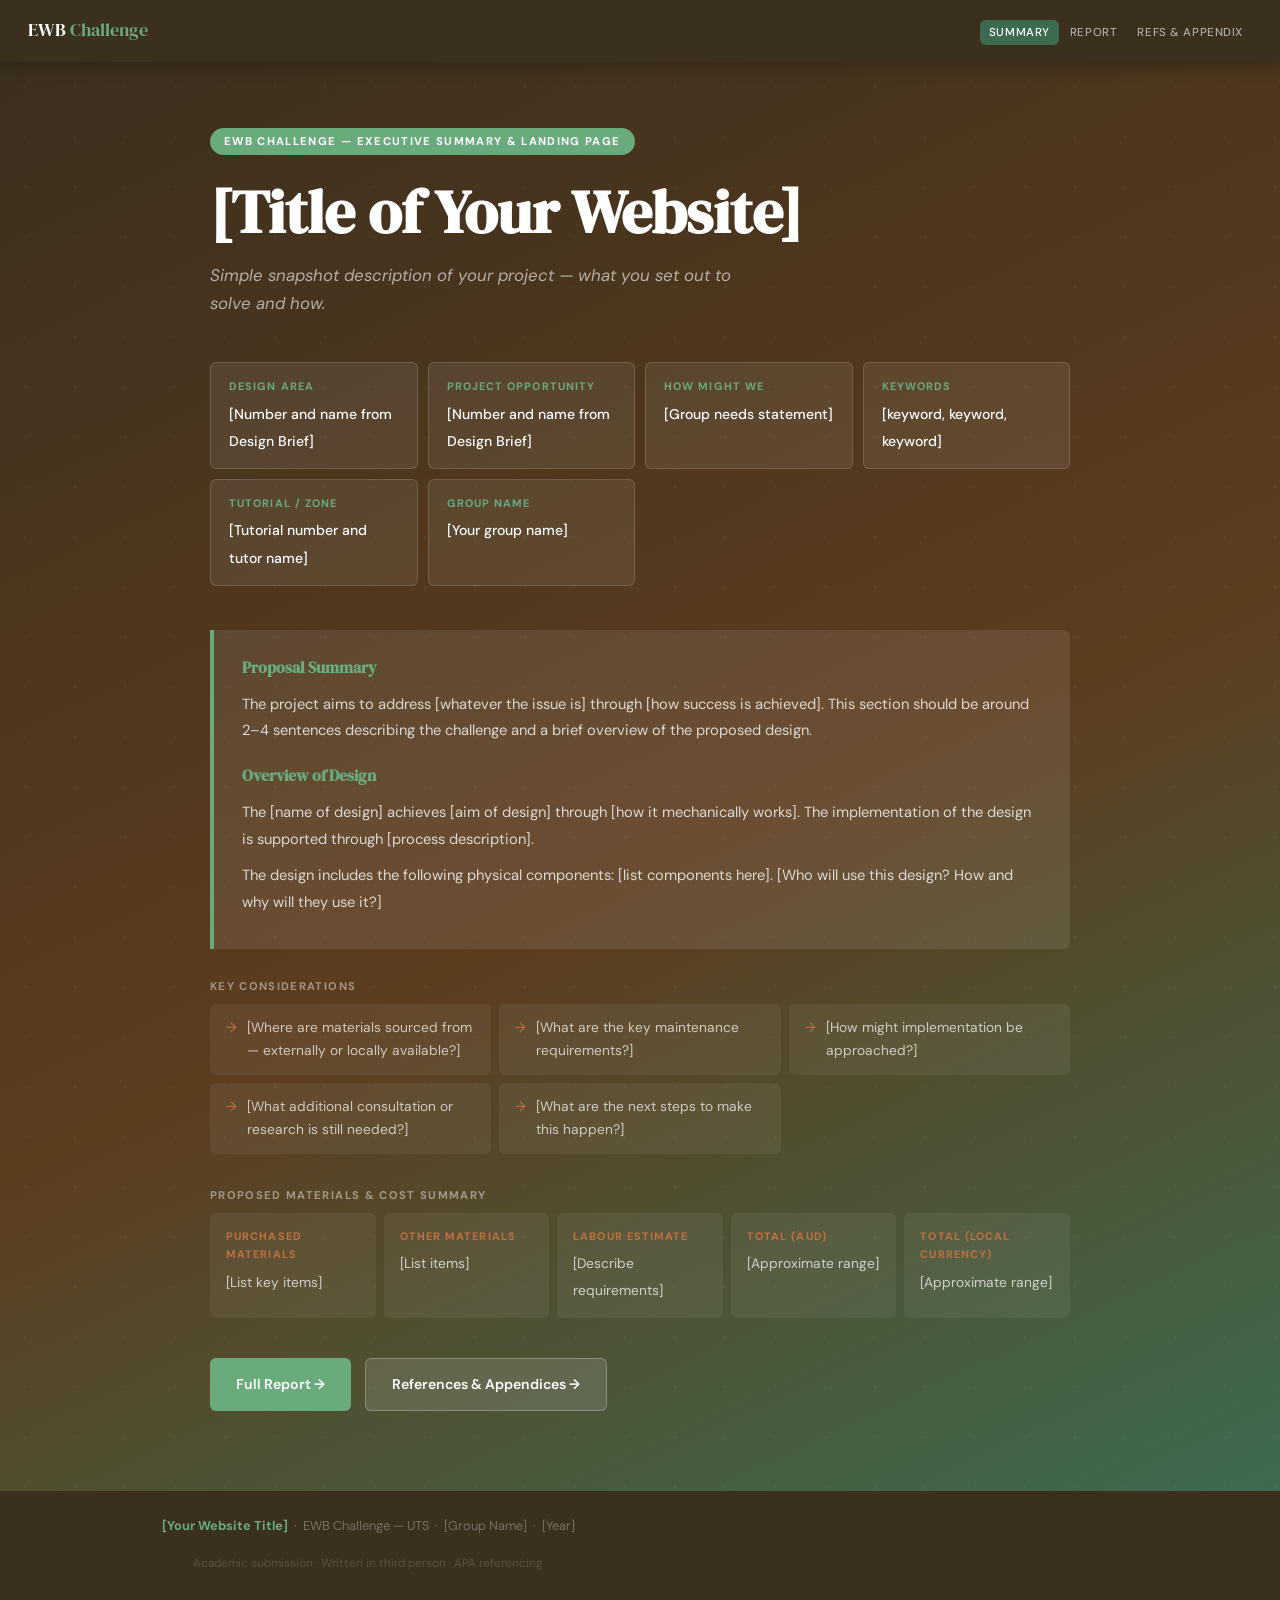
<file: index.html>
<!DOCTYPE html>
<html lang="en">
<head>
  <meta charset="UTF-8" />
  <meta name="viewport" content="width=device-width, initial-scale=1.0" />
  <title>Executive Summary — EWB Challenge</title>
  <link rel="preconnect" href="https://fonts.googleapis.com" />
  <link href="https://fonts.googleapis.com/css2?family=DM+Serif+Display:ital@0;1&family=DM+Sans:wght@300;400;500;600&display=swap" rel="stylesheet" />
  <link rel="stylesheet" href="style.css" />
  <style>
    /* Hero overrides for landing page */
    .hero {
      min-height: calc(100vh - 62px);
      background: linear-gradient(155deg, var(--bark) 0%, var(--bark-lt) 55%, var(--moss) 100%);
      display: flex;
      align-items: center;
      padding: 64px 28px 80px;
      position: relative;
      overflow: hidden;
    }
    .hero::before {
      content: '';
      position: absolute;
      inset: 0;
      background: url("data:image/svg+xml,%3Csvg width='50' height='50' viewBox='0 0 50 50' xmlns='http://www.w3.org/2000/svg'%3E%3Ccircle cx='25' cy='25' r='1.5' fill='%23ffffff' fill-opacity='0.035'/%3E%3C/svg%3E");
    }
    .hero-inner { max-width: var(--max-w); margin: 0 auto; width: 100%; position: relative; }
    .hero-tag {
      display: inline-block;
      background: var(--leaf);
      color: #fff;
      font-size: .7rem;
      font-weight: 700;
      letter-spacing: .12em;
      text-transform: uppercase;
      padding: 4px 14px;
      border-radius: 20px;
      margin-bottom: 22px;
      animation: fadeUp .5s ease both;
    }
    .hero h1 {
      font-family: var(--serif);
      font-size: clamp(2.4rem, 6vw, 3.8rem);
      color: #fff;
      line-height: 1.15;
      margin-bottom: 14px;
      animation: fadeUp .55s .08s ease both;
    }
    .hero .tagline {
      font-size: 1.05rem;
      color: rgba(255,255,255,.6);
      font-style: italic;
      max-width: 540px;
      margin-bottom: 44px;
      animation: fadeUp .55s .15s ease both;
    }
    .meta-grid {
      display: grid;
      grid-template-columns: repeat(auto-fit, minmax(190px, 1fr));
      gap: 10px;
      margin-bottom: 44px;
      animation: fadeUp .55s .22s ease both;
    }
    .meta-card {
      background: rgba(255,255,255,.08);
      border: 1px solid rgba(255,255,255,.14);
      border-radius: var(--r);
      padding: 14px 18px;
      backdrop-filter: blur(4px);
    }
    .meta-label { font-size: .68rem; font-weight: 700; letter-spacing: .1em; text-transform: uppercase; color: var(--leaf); display: block; margin-bottom: 4px; }
    .meta-value { color: #fff; font-size: .88rem; font-weight: 500; }
    .proposal-box {
      background: rgba(255,255,255,.09);
      border-left: 4px solid var(--leaf);
      border-radius: 0 var(--r) var(--r) 0;
      padding: 24px 28px;
      margin-bottom: 28px;
      animation: fadeUp .55s .28s ease both;
    }
    .proposal-box h3 { font-family: var(--serif); color: var(--leaf); font-size: 1rem; margin-bottom: 10px; }
    .proposal-box p { color: rgba(255,255,255,.78); font-size: .92rem; line-height: 1.8; max-width: none; margin-bottom: 10px; }
    .kc-grid {
      display: grid;
      grid-template-columns: repeat(auto-fit, minmax(220px, 1fr));
      gap: 8px;
      margin-bottom: 32px;
      animation: fadeUp .55s .34s ease both;
    }
    .kc-item {
      background: rgba(255,255,255,.06);
      border-radius: var(--r);
      padding: 12px 16px;
      color: rgba(255,255,255,.7);
      font-size: .86rem;
      display: flex;
      gap: 10px;
    }
    .kc-item::before { content: '→'; color: var(--clay); flex-shrink: 0; }
    .cost-row {
      display: grid;
      grid-template-columns: repeat(auto-fit, minmax(160px, 1fr));
      gap: 8px;
      animation: fadeUp .55s .4s ease both;
    }
    .cost-item { background: rgba(255,255,255,.06); border-radius: var(--r); padding: 14px 16px; }
    .cost-item strong { display: block; font-size: .68rem; font-weight: 700; letter-spacing: .1em; text-transform: uppercase; color: var(--clay); margin-bottom: 4px; }
    .cost-item span { color: rgba(255,255,255,.72); font-size: .86rem; }
    @keyframes fadeUp { from { opacity:0; transform:translateY(14px); } to { opacity:1; transform:none; } }
    .section-label { font-size: .7rem; font-weight: 700; letter-spacing: .12em; text-transform: uppercase; color: rgba(255,255,255,.45); margin: 24px 0 8px; display: block; }
  </style>
</head>
<body>

  <nav id="nav">
    <a href="index.html" class="nav-logo">EWB <span>Challenge</span></a>
    <button class="nav-toggle" id="navToggle" aria-label="Toggle menu">
      <span></span><span></span><span></span>
    </button>
    <ul class="nav-links" id="nav-links">
      <li><a href="index.html">Summary</a></li>
      <li><a href="content.html">Report</a></li>
      <li><a href="refs.html">Refs &amp; Appendix</a></li>
    </ul>
  </nav>

  <section class="hero">
    <div class="hero-inner">
      <span class="hero-tag">EWB Challenge — Executive Summary &amp; Landing Page</span>
      <h1>[Title of Your Website]</h1>
      <p class="tagline">Simple snapshot description of your project — what you set out to solve and how.</p>

      <div class="meta-grid">
        <div class="meta-card">
          <span class="meta-label">Design Area</span>
          <span class="meta-value">[Number and name from Design Brief]</span>
        </div>
        <div class="meta-card">
          <span class="meta-label">Project Opportunity</span>
          <span class="meta-value">[Number and name from Design Brief]</span>
        </div>
        <div class="meta-card">
          <span class="meta-label">How Might We</span>
          <span class="meta-value">[Group needs statement]</span>
        </div>
        <div class="meta-card">
          <span class="meta-label">Keywords</span>
          <span class="meta-value">[keyword, keyword, keyword]</span>
        </div>
        <div class="meta-card">
          <span class="meta-label">Tutorial / Zone</span>
          <span class="meta-value">[Tutorial number and tutor name]</span>
        </div>
        <div class="meta-card">
          <span class="meta-label">Group Name</span>
          <span class="meta-value">[Your group name]</span>
        </div>
      </div>

      <div class="proposal-box">
        <h3>Proposal Summary</h3>
        <p>The project aims to address [whatever the issue is] through [how success is achieved]. This section should be around 2–4 sentences describing the challenge and a brief overview of the proposed design.</p>

        <h3 style="margin-top:18px;">Overview of Design</h3>
        <p>The [name of design] achieves [aim of design] through [how it mechanically works]. The implementation of the design is supported through [process description].</p>
        <p>The design includes the following physical components: [list components here]. [Who will use this design? How and why will they use it?]</p>
      </div>

      <span class="section-label">Key Considerations</span>
      <div class="kc-grid">
        <div class="kc-item">[Where are materials sourced from — externally or locally available?]</div>
        <div class="kc-item">[What are the key maintenance requirements?]</div>
        <div class="kc-item">[How might implementation be approached?]</div>
        <div class="kc-item">[What additional consultation or research is still needed?]</div>
        <div class="kc-item">[What are the next steps to make this happen?]</div>
      </div>

      <span class="section-label">Proposed Materials &amp; Cost Summary</span>
      <div class="cost-row">
        <div class="cost-item"><strong>Purchased Materials</strong><span>[List key items]</span></div>
        <div class="cost-item"><strong>Other Materials</strong><span>[List items]</span></div>
        <div class="cost-item"><strong>Labour Estimate</strong><span>[Describe requirements]</span></div>
        <div class="cost-item"><strong>Total (AUD)</strong><span>[Approximate range]</span></div>
        <div class="cost-item"><strong>Total (Local Currency)</strong><span>[Approximate range]</span></div>
      </div>

      <div style="display:flex;gap:14px;flex-wrap:wrap;margin-top:40px;animation:fadeUp .55s .46s ease both;">
        <a href="content.html" style="display:inline-flex;align-items:center;gap:10px;background:var(--leaf);color:#fff;text-decoration:none;font-size:.88rem;font-weight:600;padding:14px 26px;border-radius:var(--r);transition:background .15s;">
          Full Report →
        </a>
        <a href="refs.html" style="display:inline-flex;align-items:center;gap:10px;background:rgba(255,255,255,.12);color:#fff;border:1.5px solid rgba(255,255,255,.25);text-decoration:none;font-size:.88rem;font-weight:600;padding:14px 26px;border-radius:var(--r);transition:background .15s;">
          References &amp; Appendices →
        </a>
      </div>
    </div>
  </section>

  <footer>
    <p><strong>[Your Website Title]</strong> &nbsp;·&nbsp; EWB Challenge — UTS &nbsp;·&nbsp; [Group Name] &nbsp;·&nbsp; [Year]</p>
    <p style="margin-top:6px;opacity:.5;font-size:.74rem;">Academic submission · Written in third person · APA referencing</p>
  </footer>

  <script src="main.js"></script>
</body>
</html>
</file>
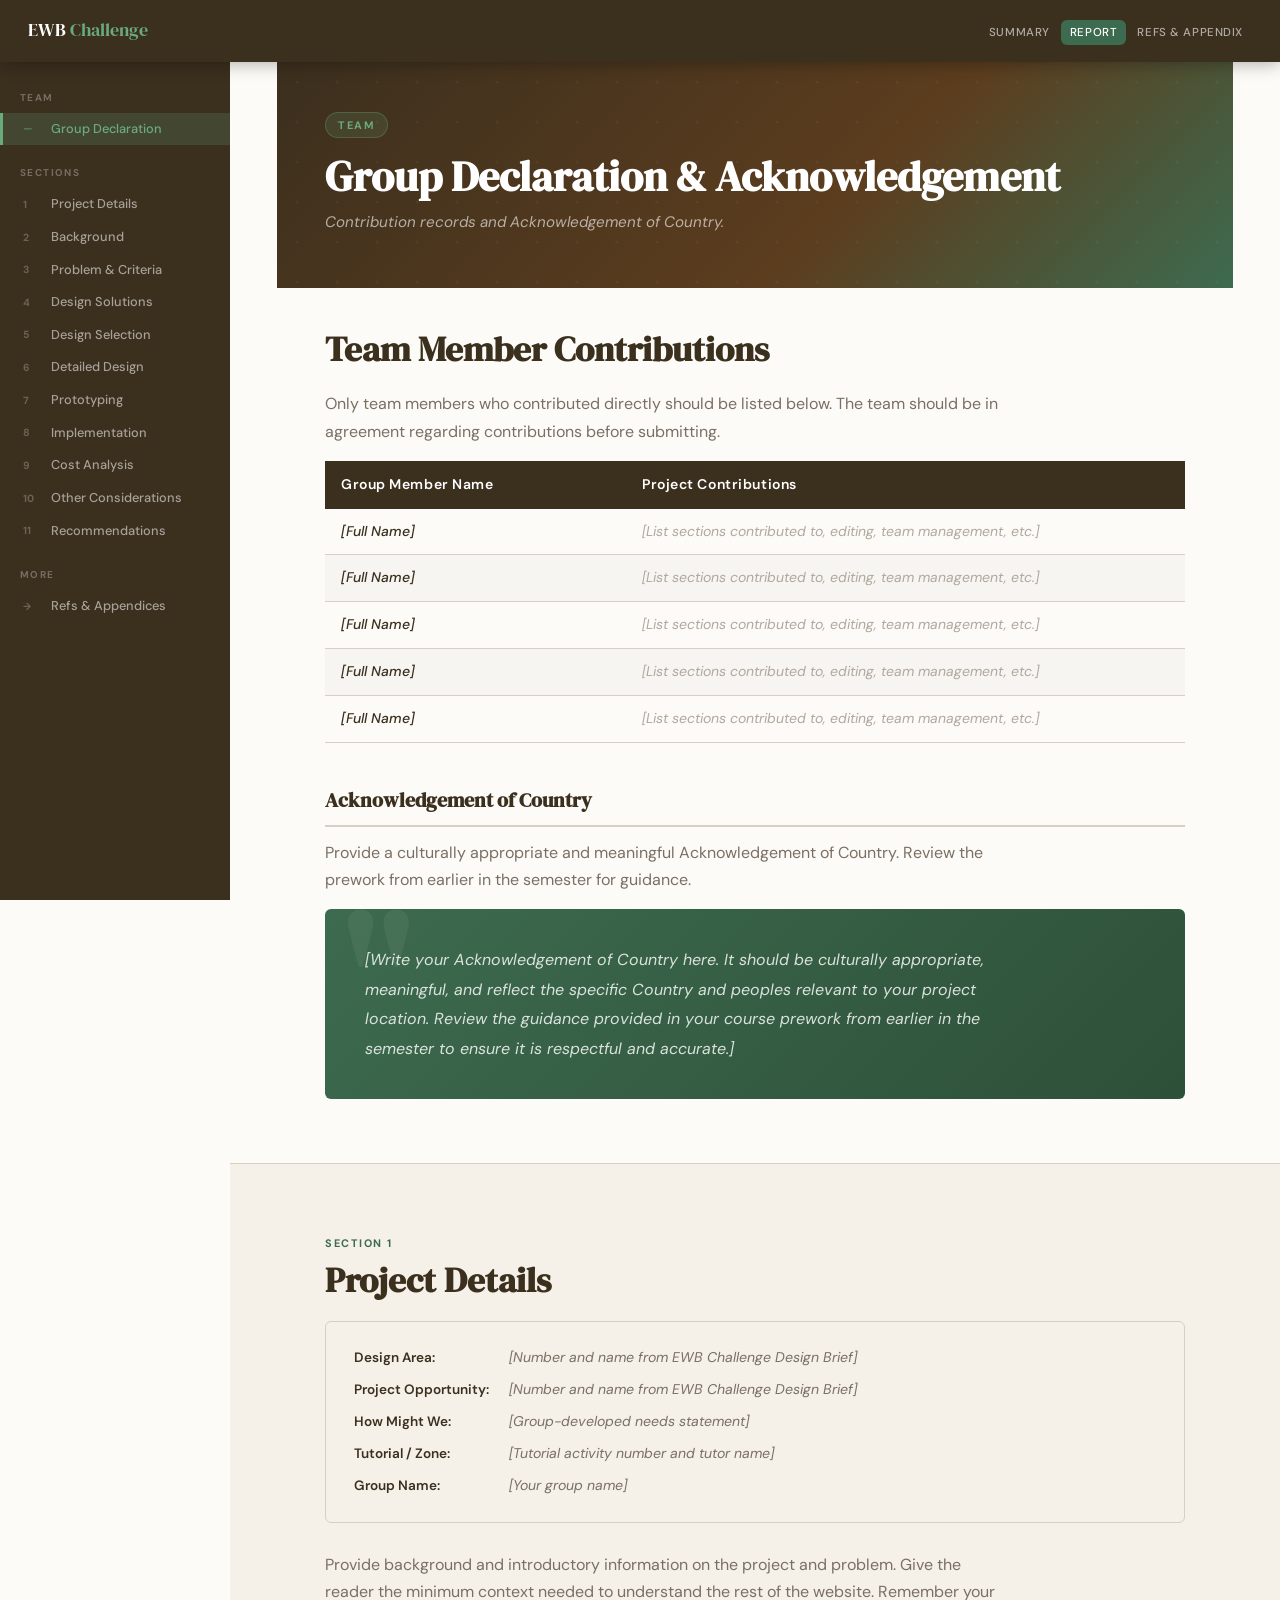
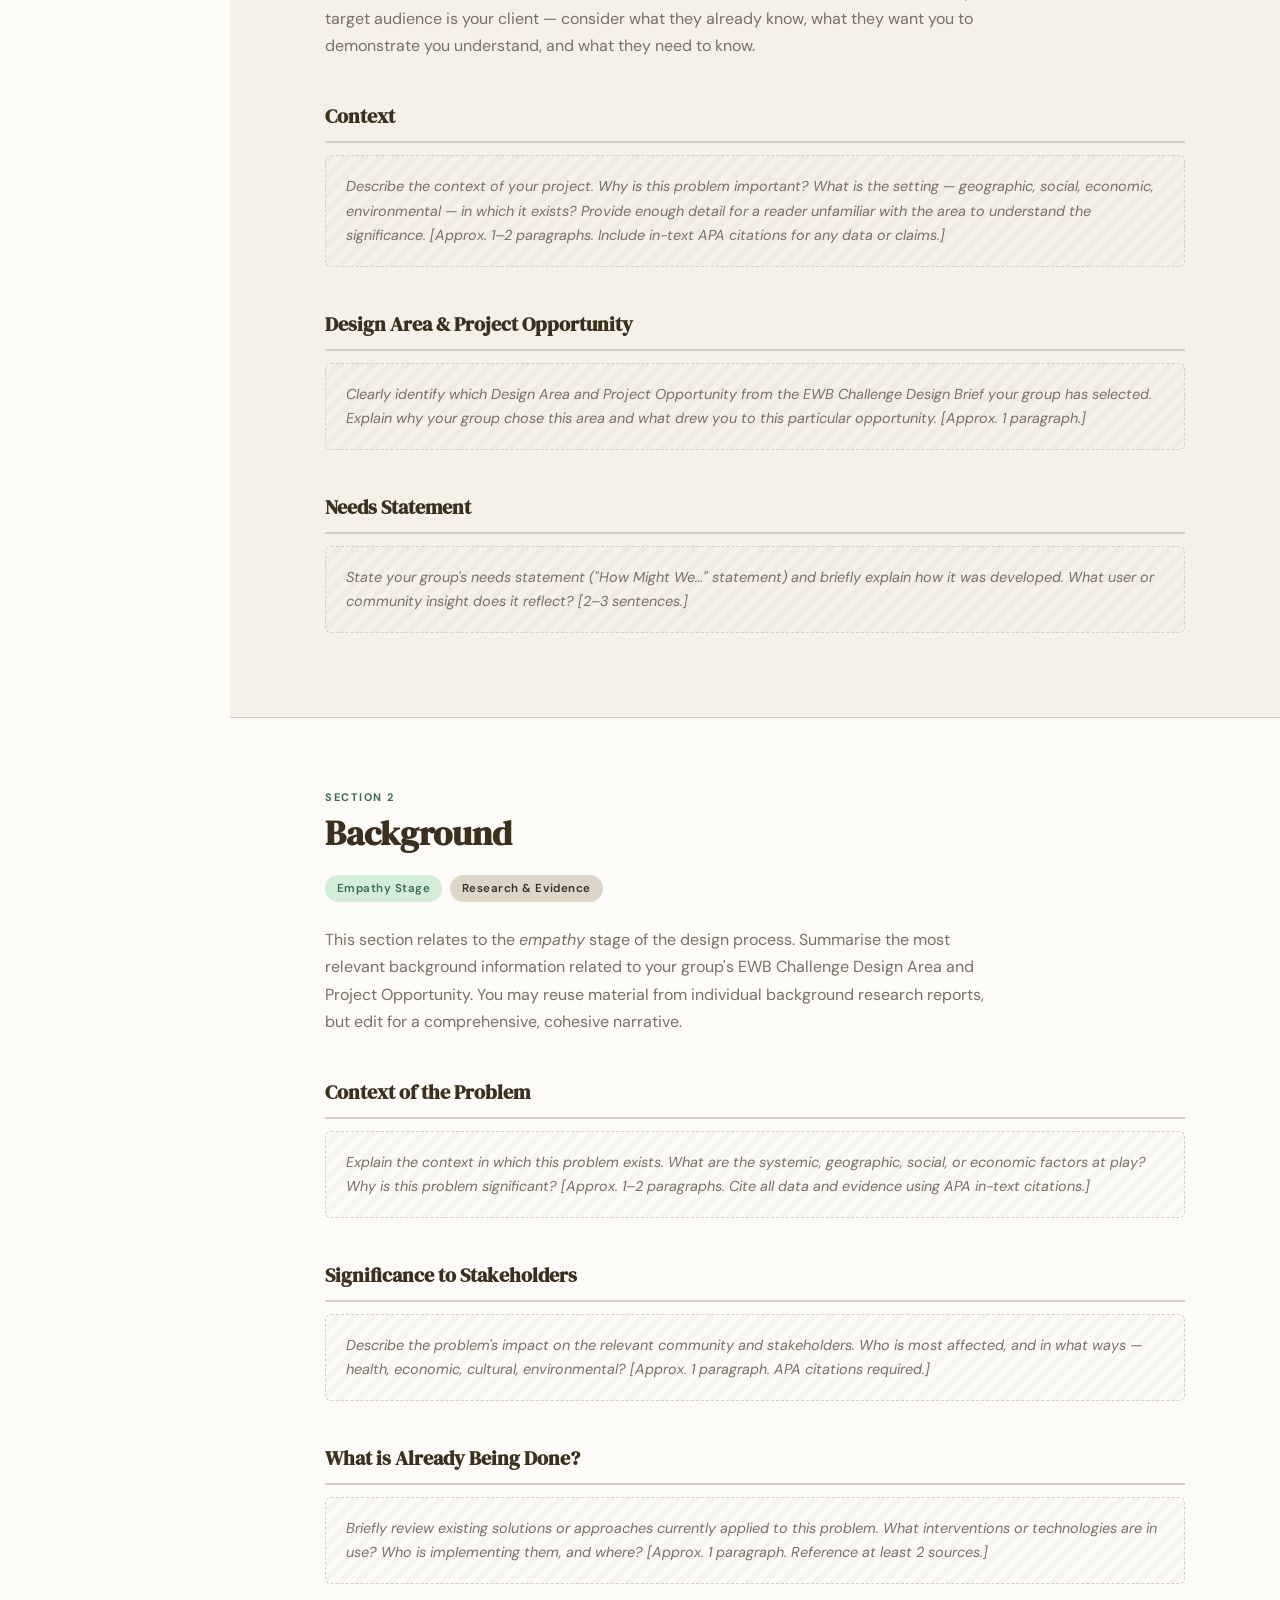
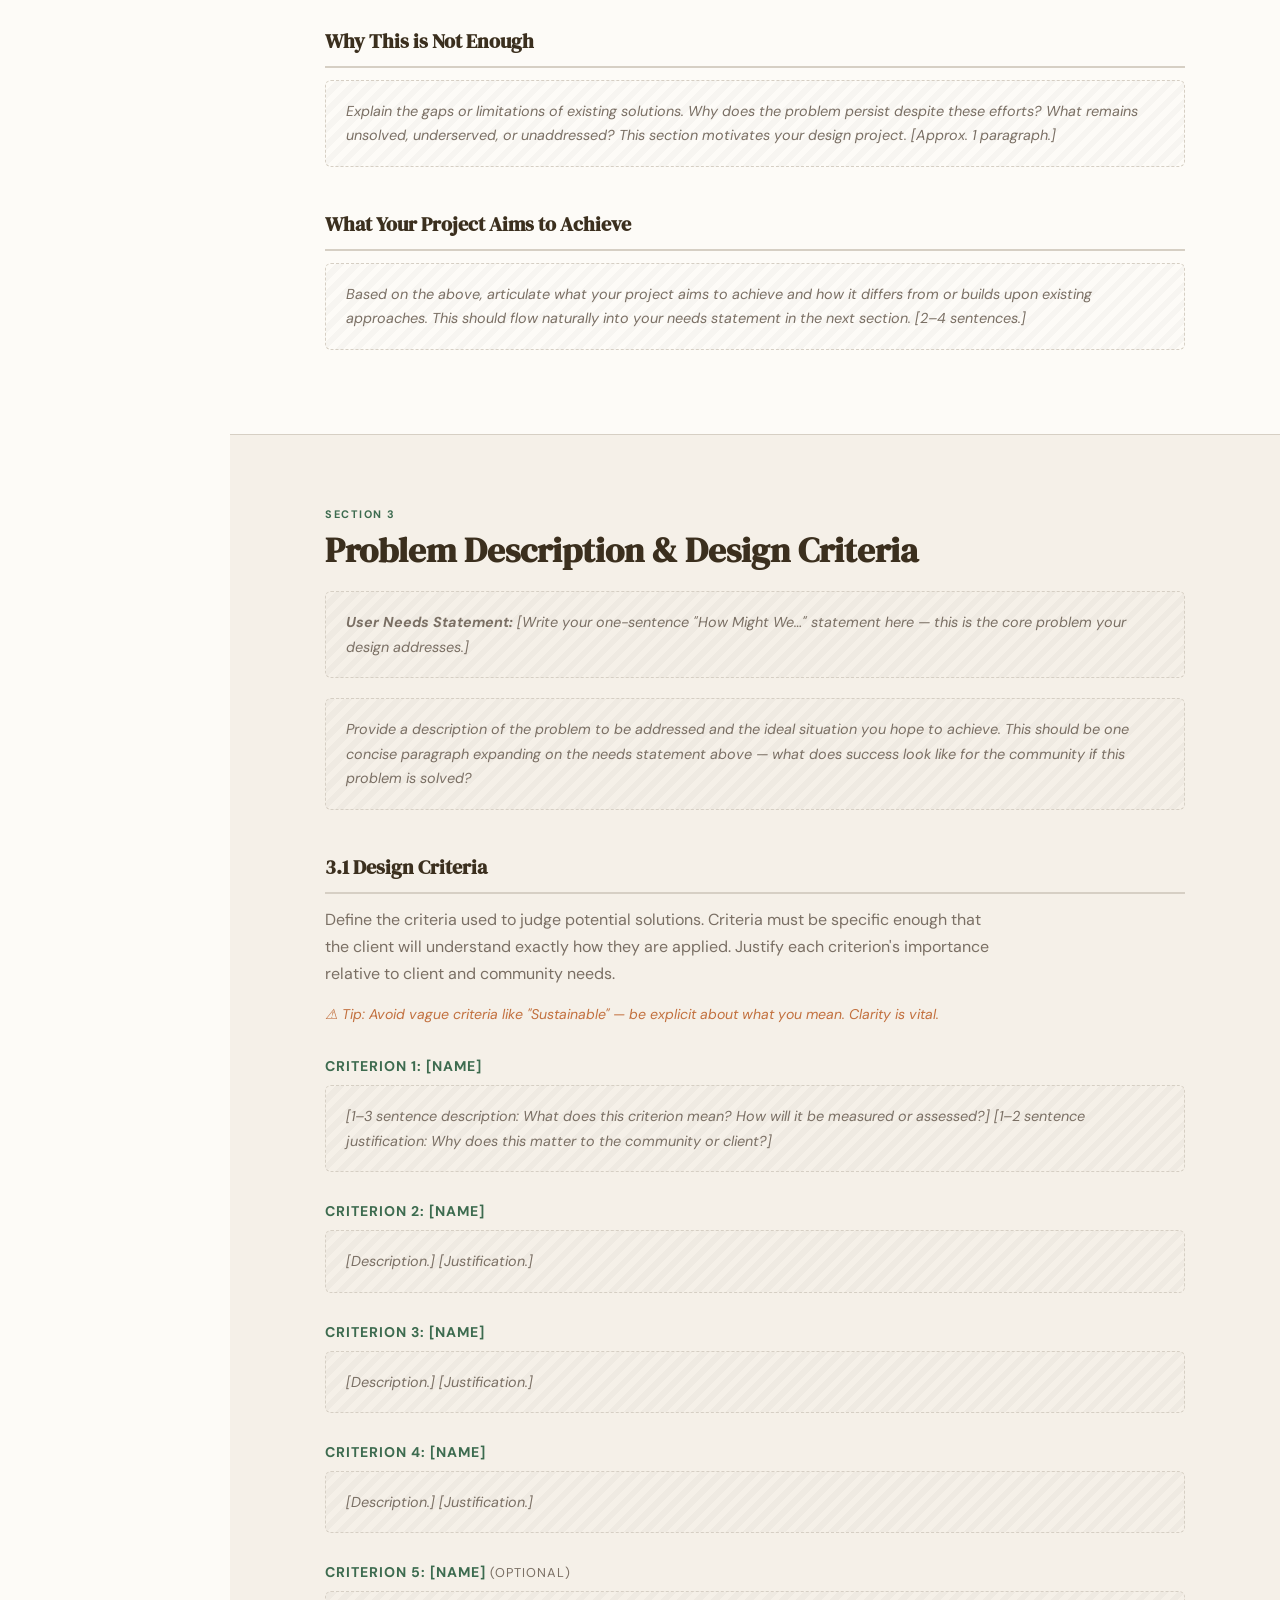
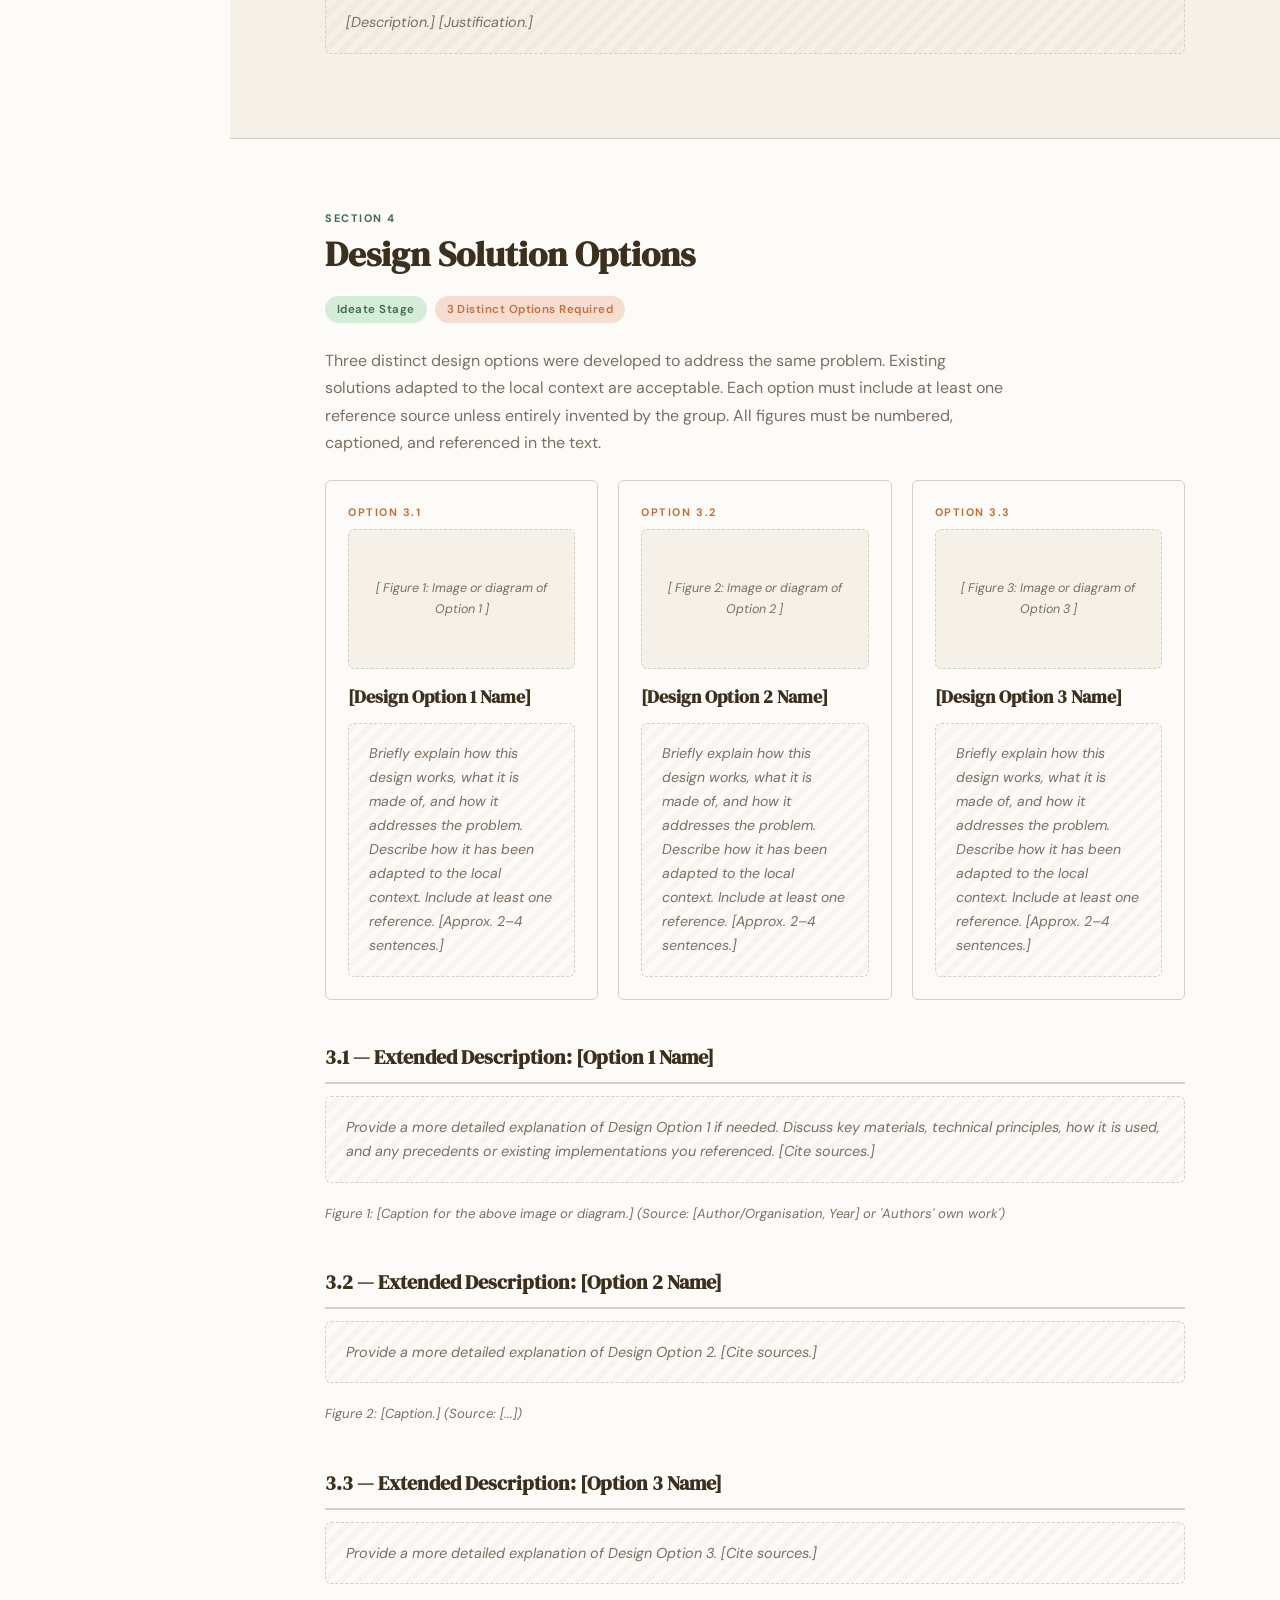
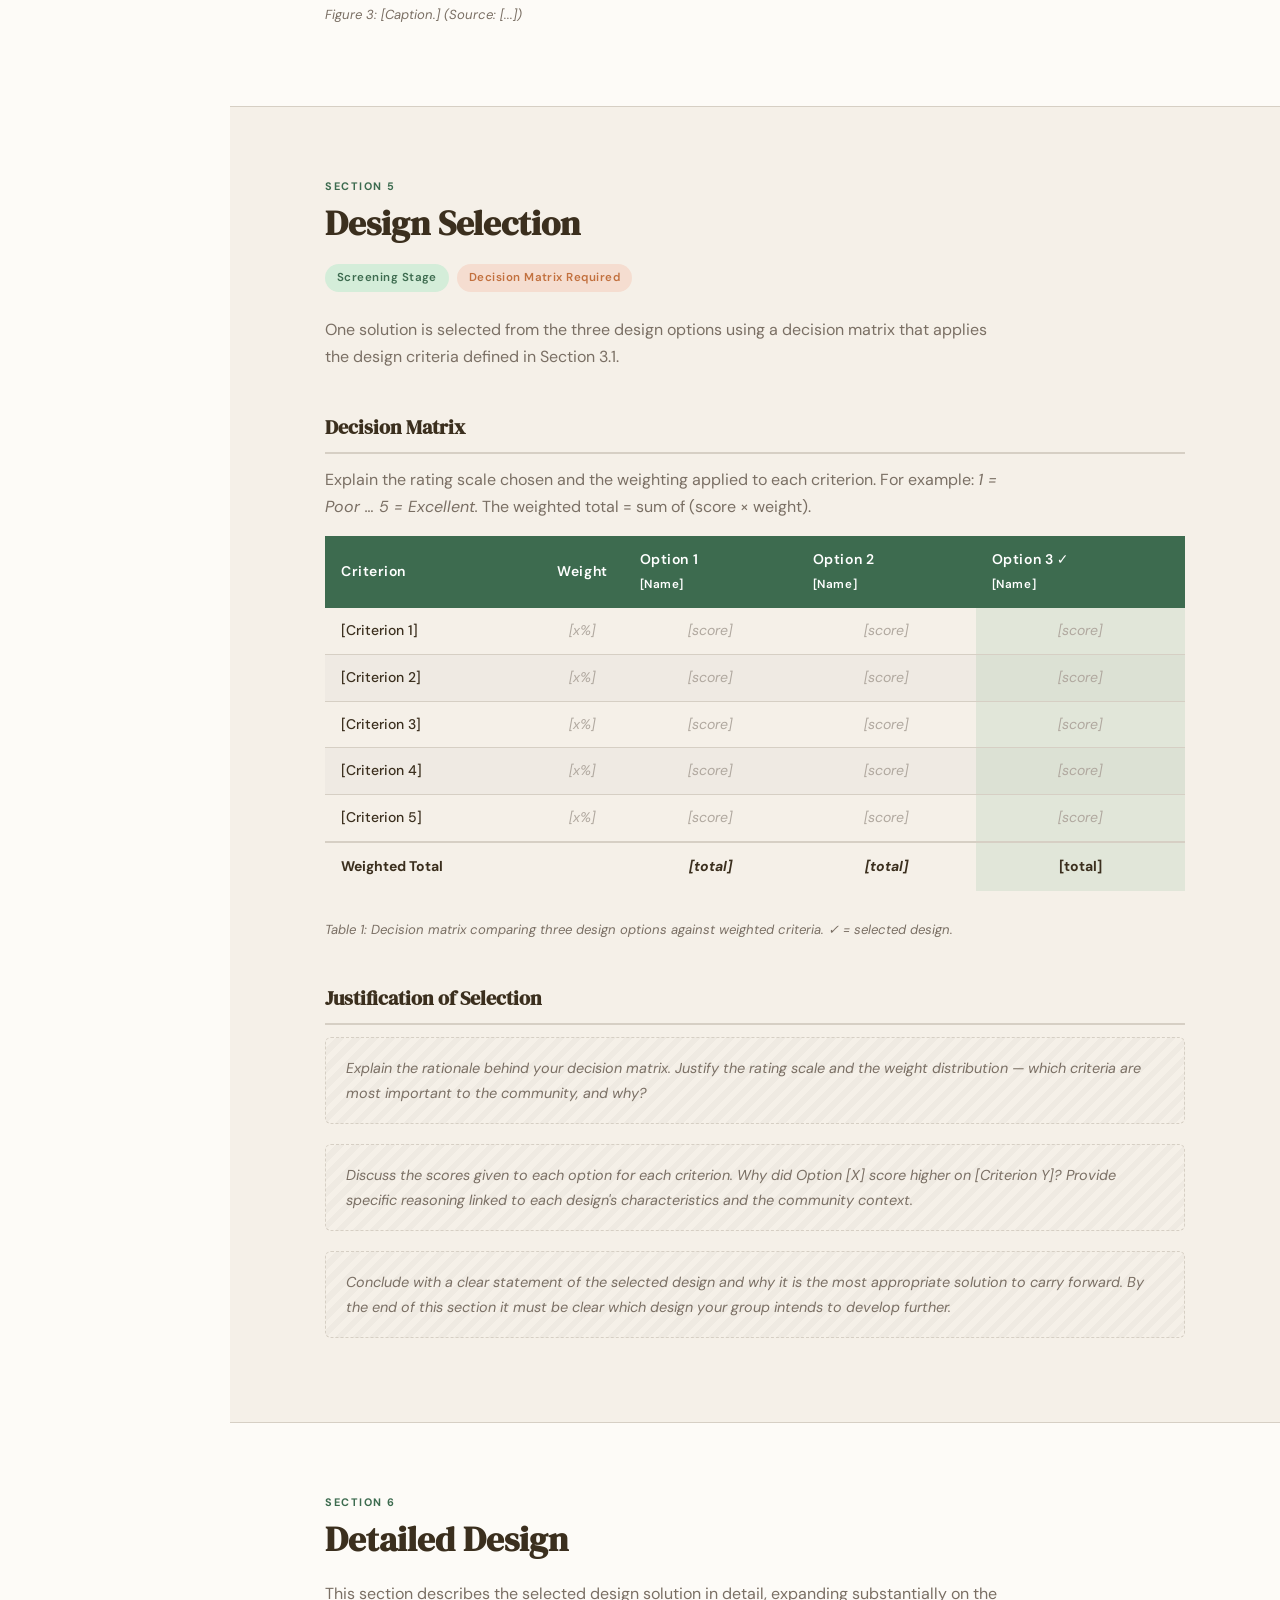
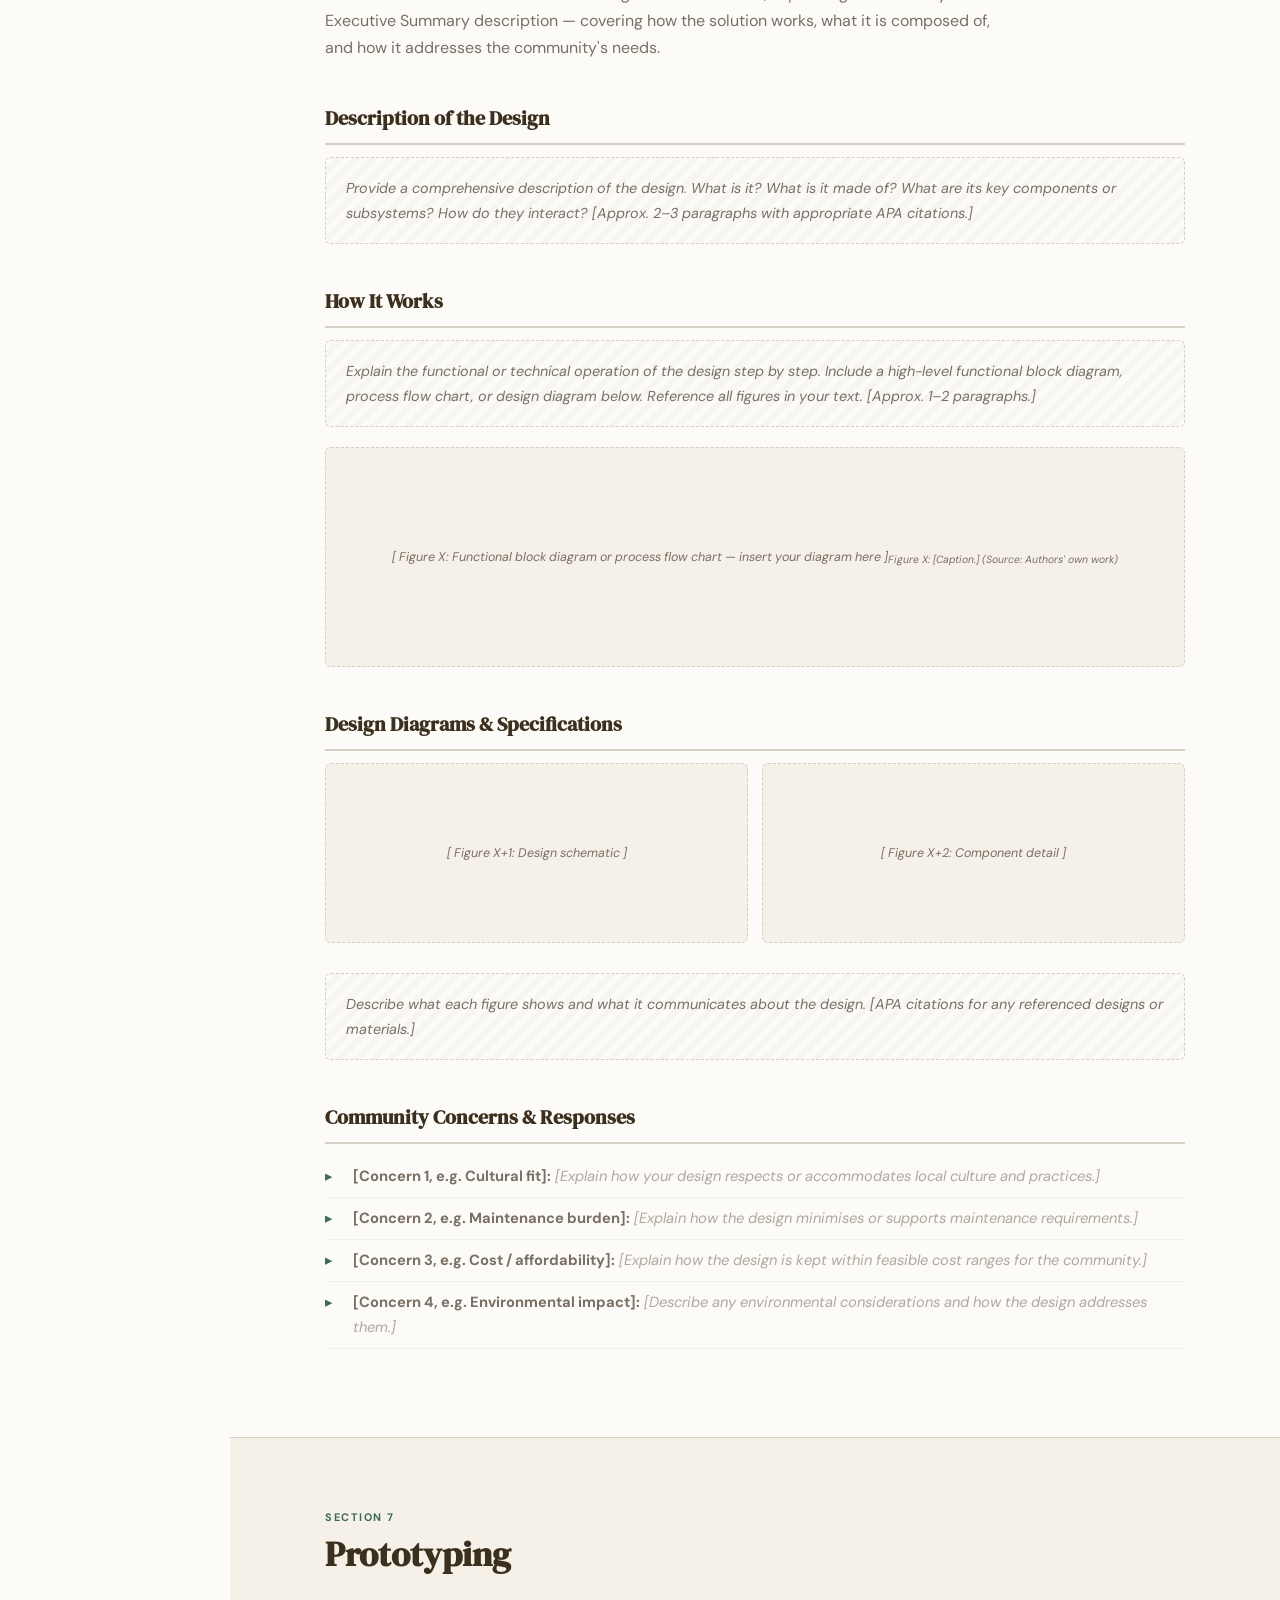
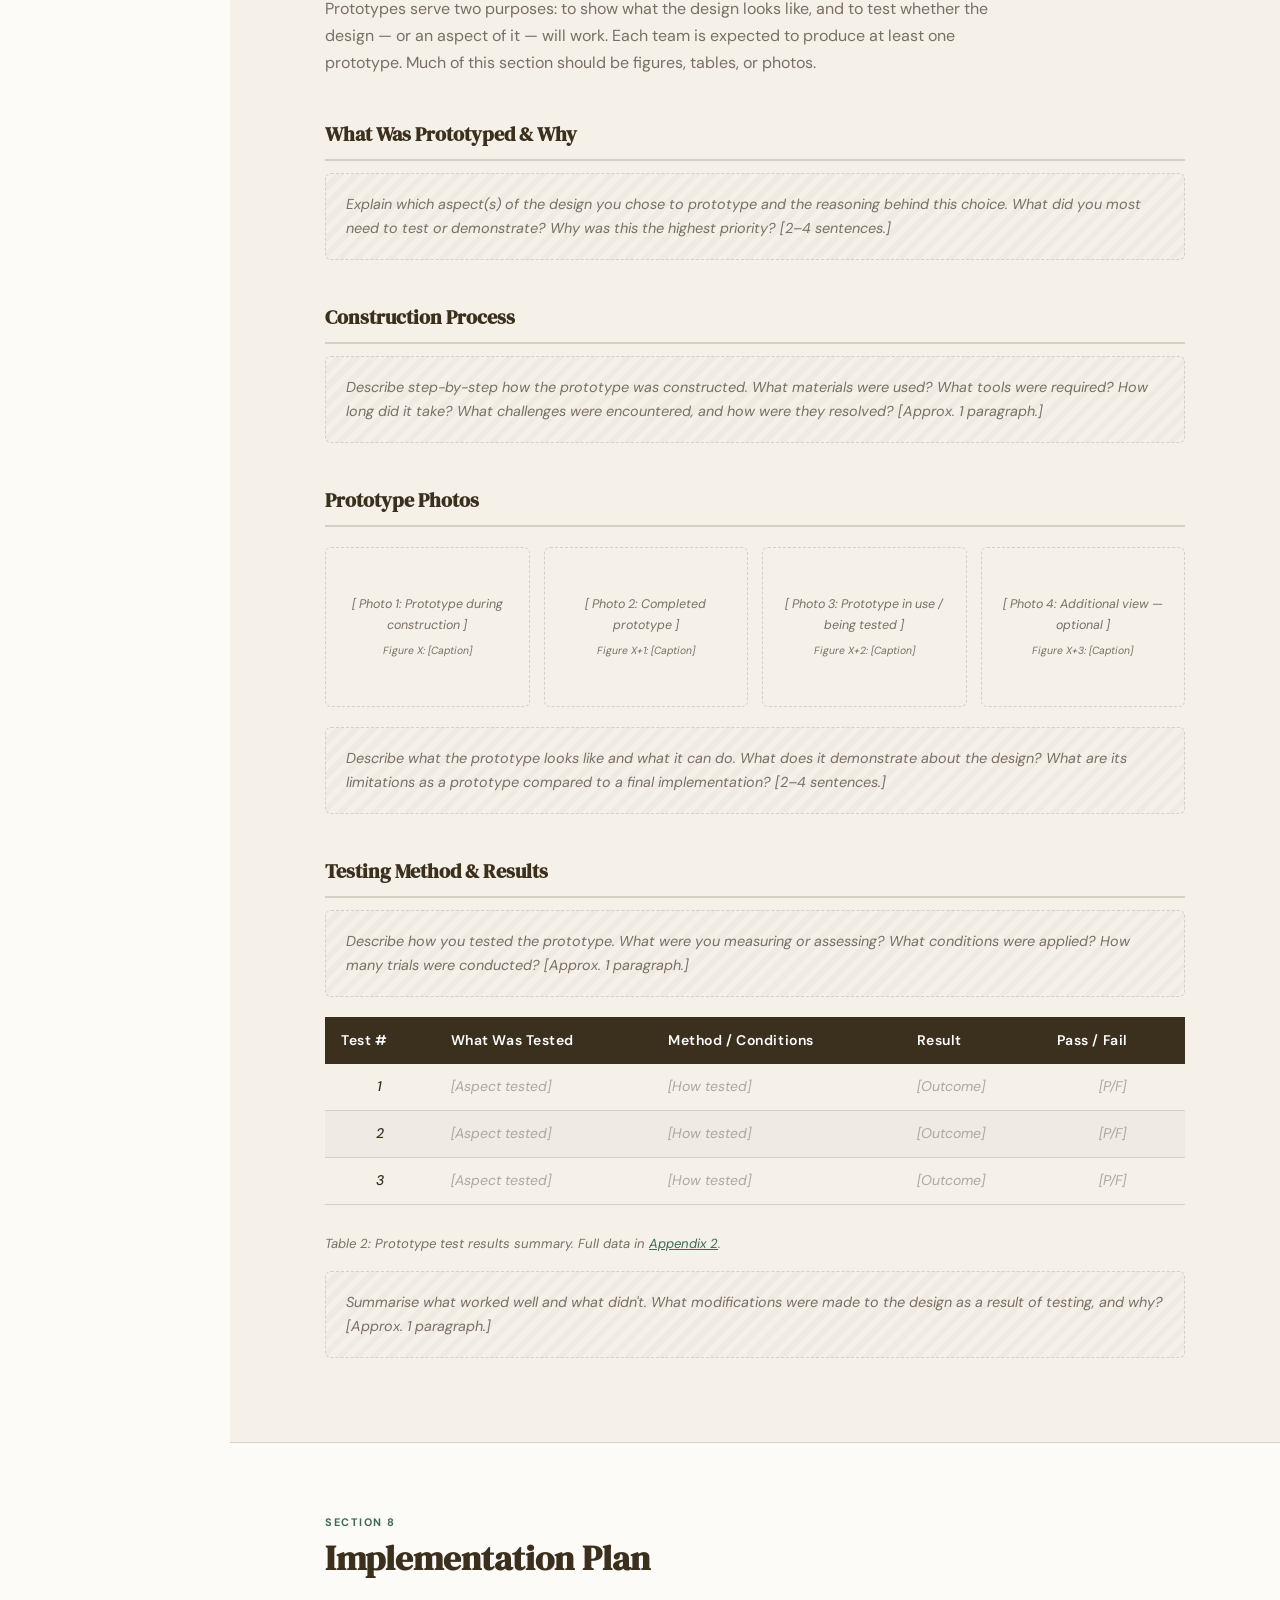
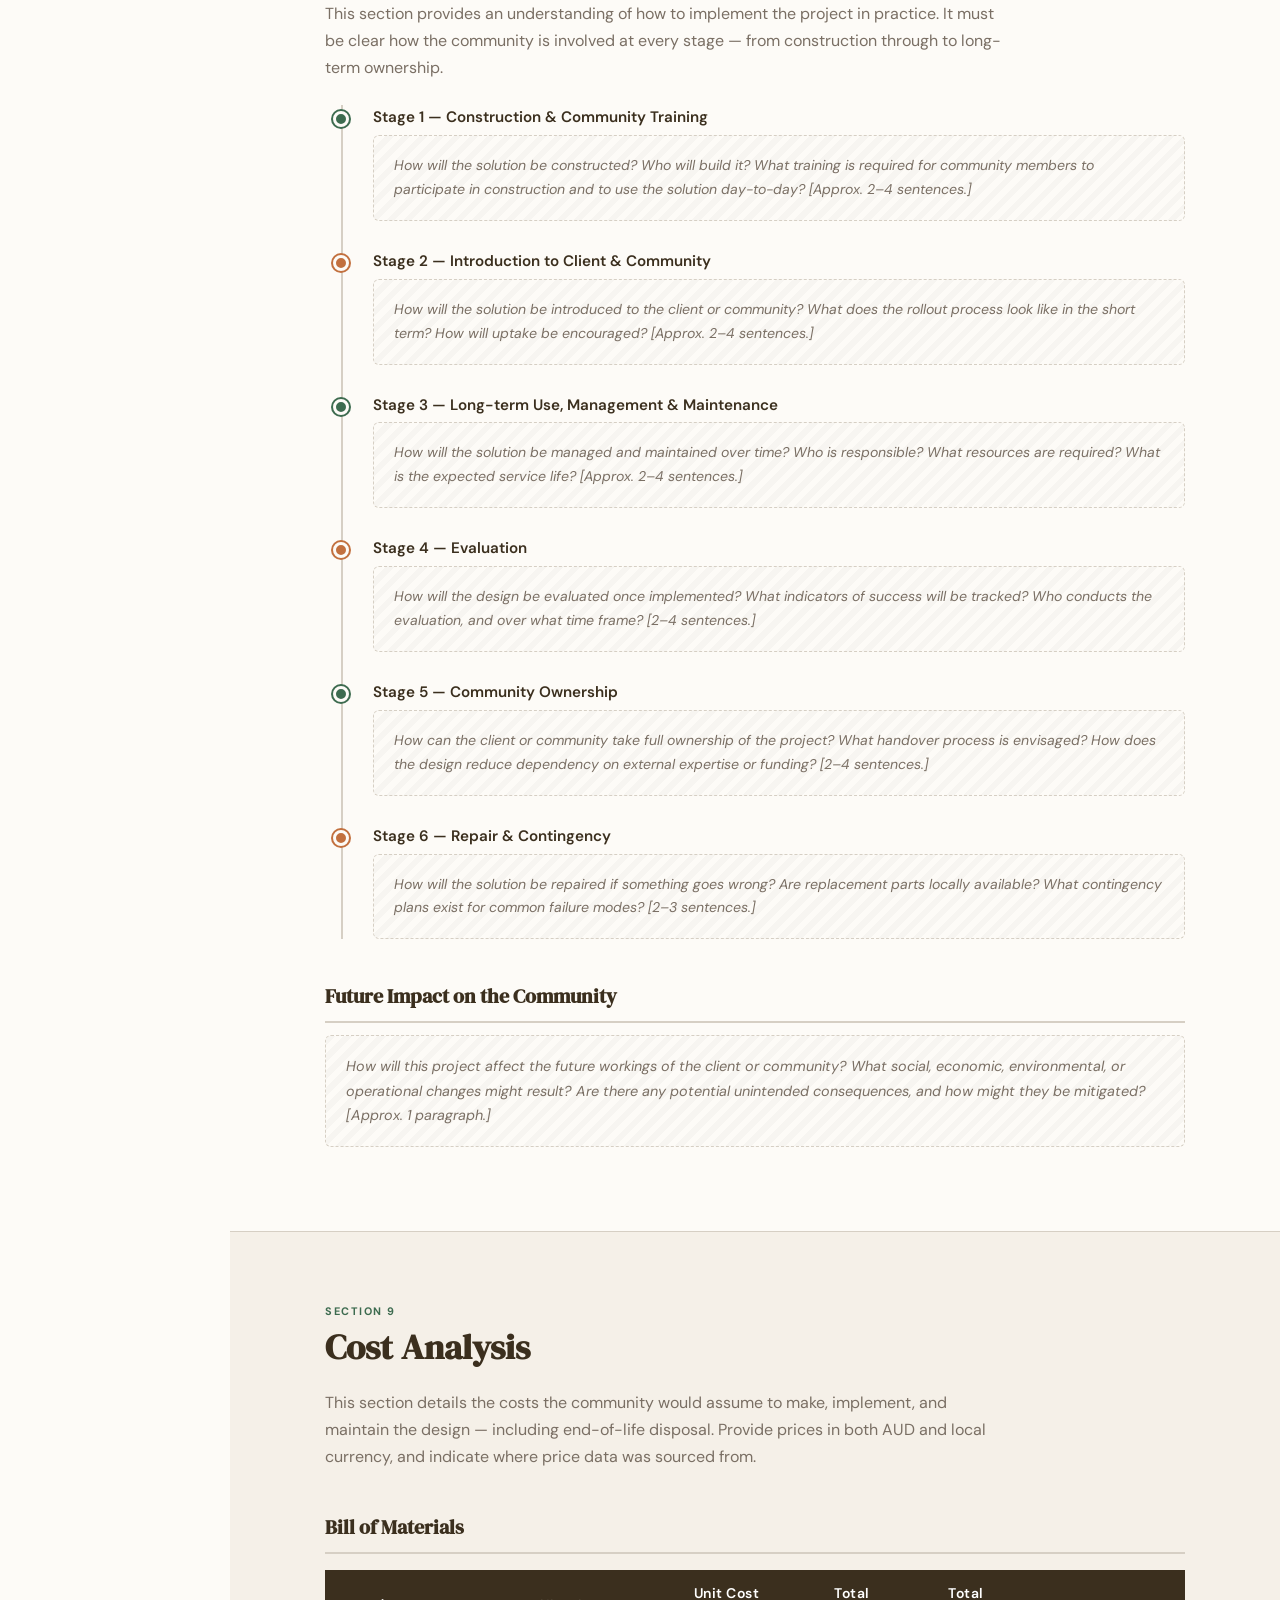
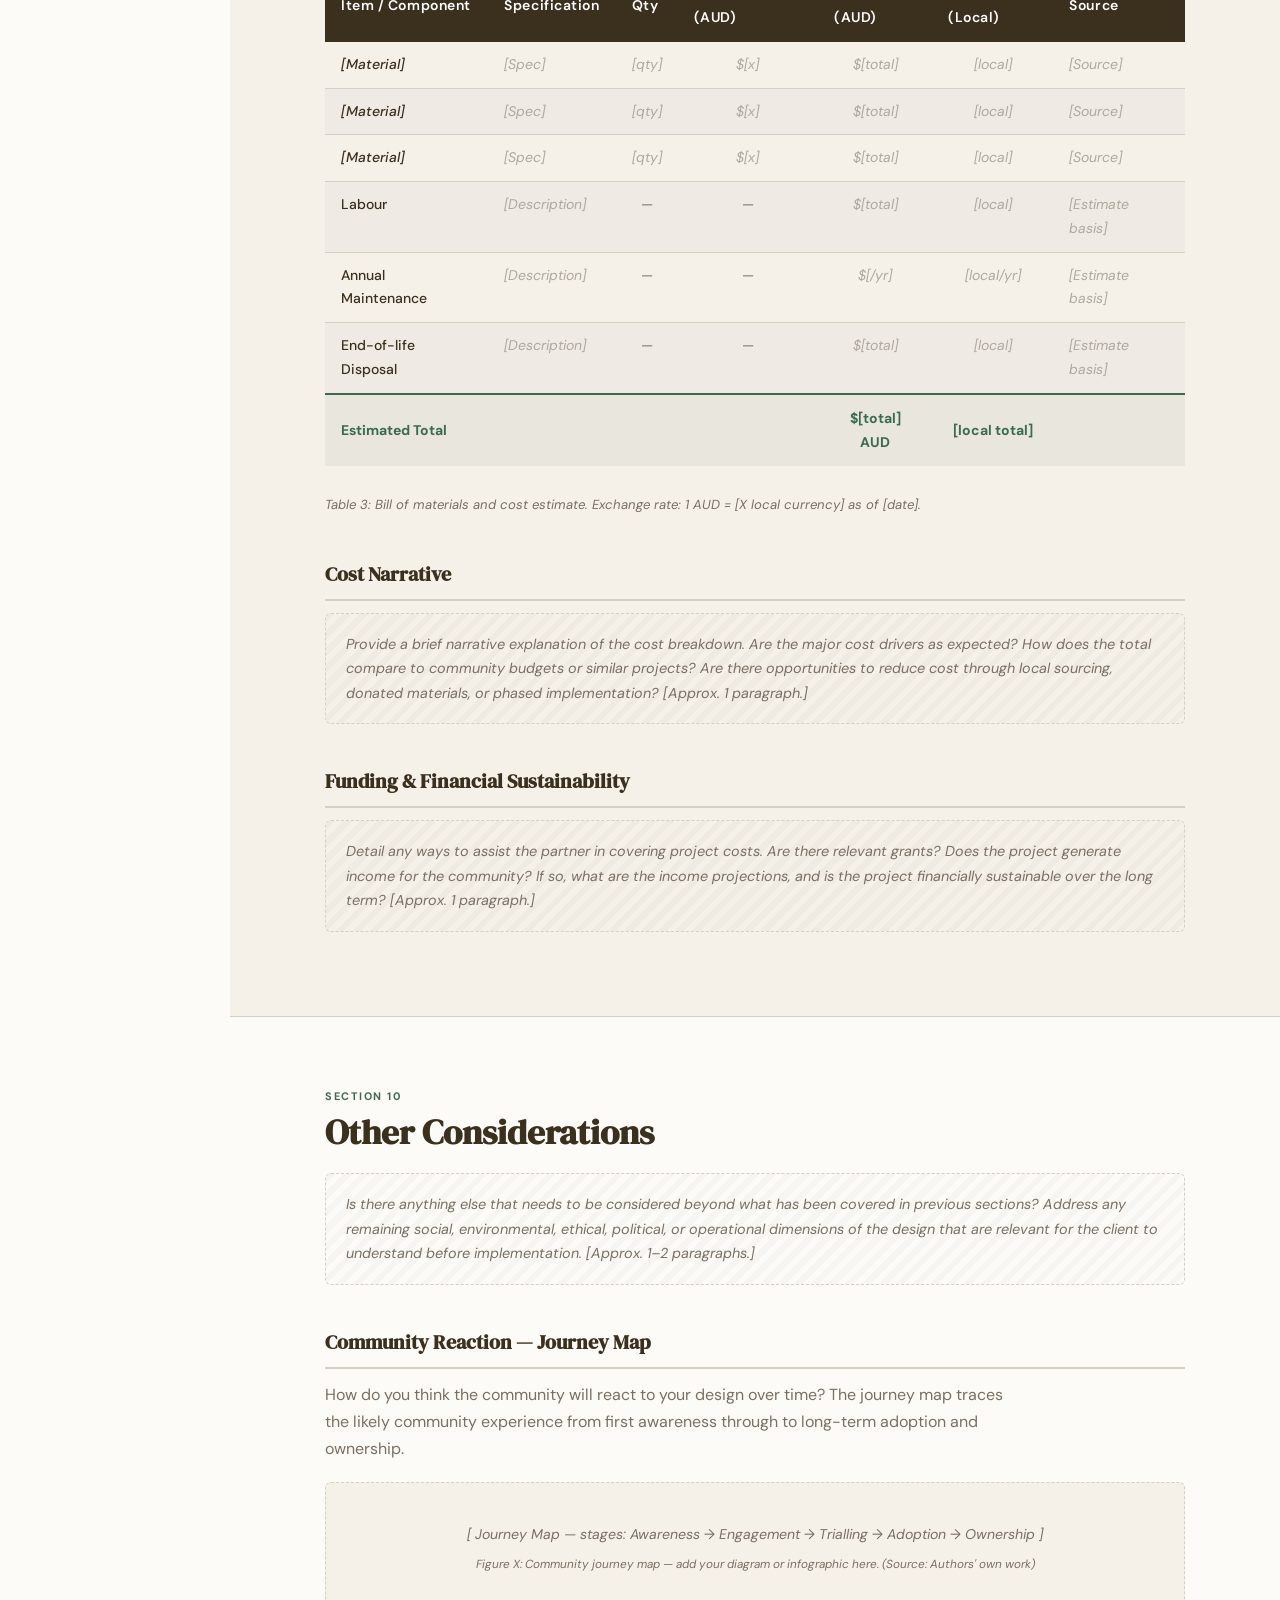
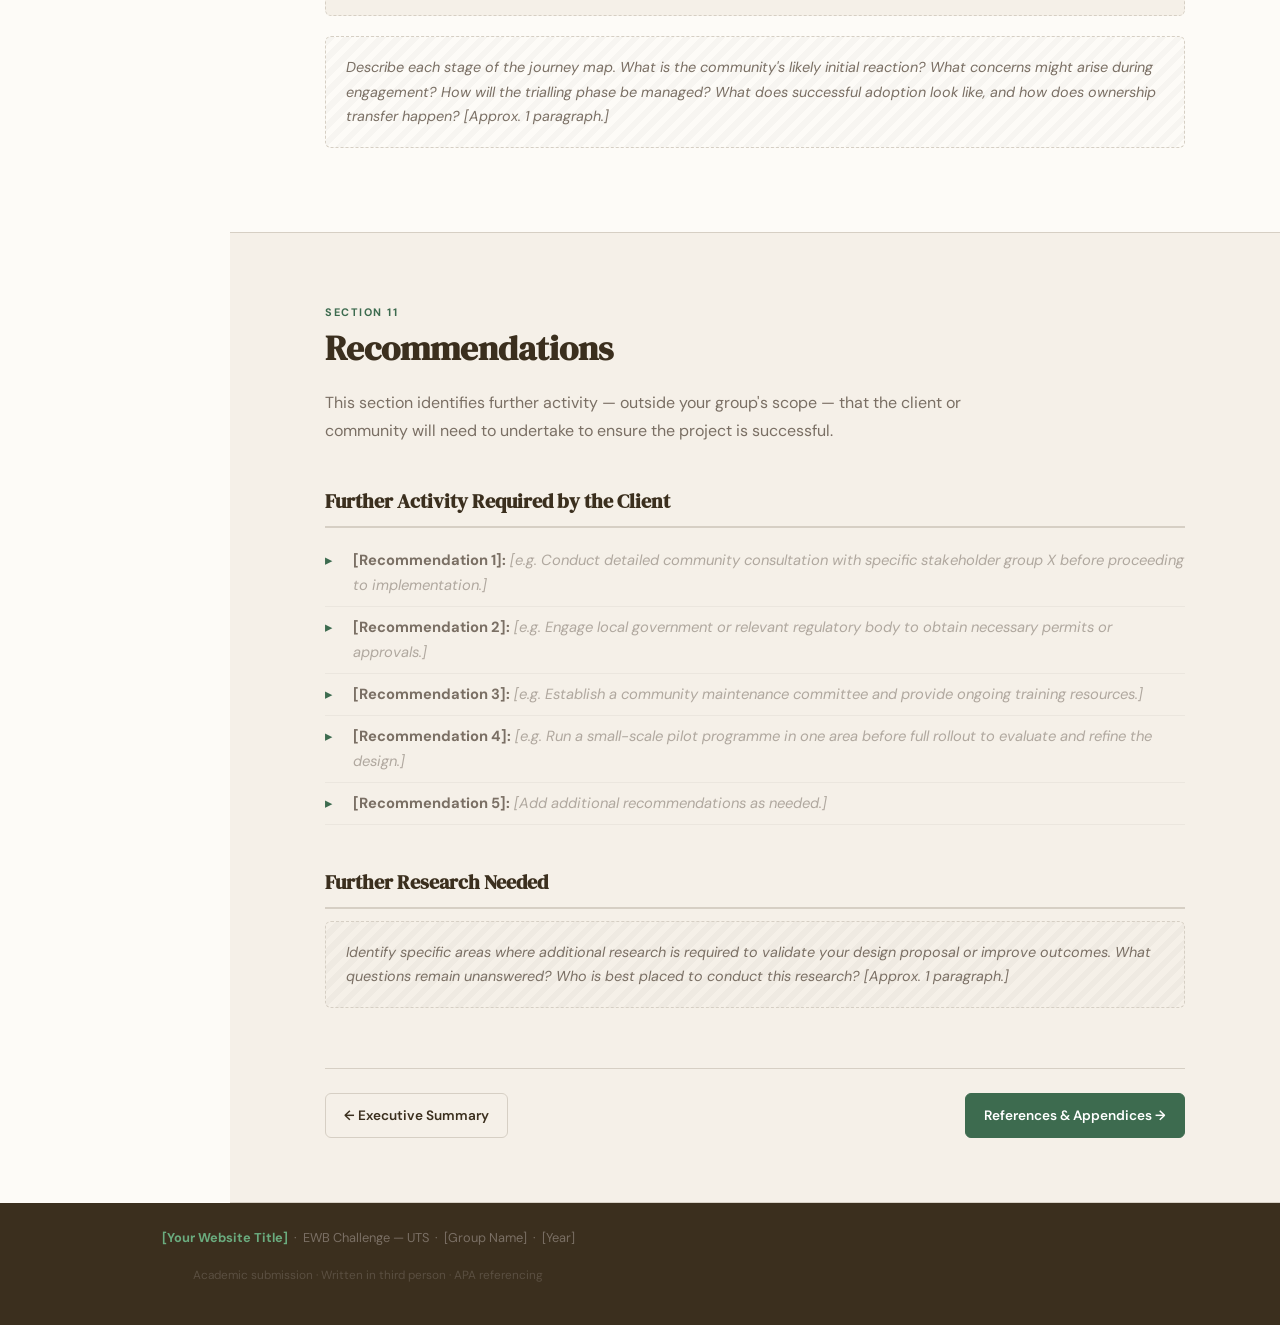
<file: content.html>
<!DOCTYPE html>
<html lang="en">
<head>
  <meta charset="UTF-8" />
  <meta name="viewport" content="width=device-width, initial-scale=1.0" />
  <title>Report — EWB Challenge</title>
  <link rel="preconnect" href="https://fonts.googleapis.com" />
  <link href="https://fonts.googleapis.com/css2?family=DM+Serif+Display:ital@0;1&family=DM+Sans:wght@300;400;500;600&display=swap" rel="stylesheet" />
  <link rel="stylesheet" href="style.css" />
</head>
<body>

  <!-- ─── TOP NAV ───────────────────────────────── -->
  <nav id="nav">
    <a href="index.html" class="nav-logo">EWB <span>Challenge</span></a>
    <button class="nav-toggle" id="navToggle" aria-label="Toggle menu">
      <span></span><span></span><span></span>
    </button>
    <ul class="nav-links" id="nav-links">
      <li><a href="index.html">Summary</a></li>
      <li><a href="content.html" class="active">Report</a></li>
      <li><a href="refs.html">Refs &amp; Appendix</a></li>
    </ul>
  </nav>

  <!-- ─── SIDEBAR + CONTENT WRAPPER ────────────── -->
  <div class="sidebar-layout">

    <!-- ── LEFT SIDEBAR ─────────────────────────── -->
    <nav id="sidebar" aria-label="Report sections">

      <span class="sidebar-label">Team</span>
      <a href="#team">      <span class="num">—</span>Group Declaration</a>

      <span class="sidebar-label">Sections</span>
      <a href="#project">   <span class="num">1</span>Project Details</a>
      <a href="#background"><span class="num">2</span>Background</a>
      <a href="#problem">   <span class="num">3</span>Problem &amp; Criteria</a>
      <a href="#solutions"> <span class="num">4</span>Design Solutions</a>
      <a href="#selection"> <span class="num">5</span>Design Selection</a>
      <a href="#design">    <span class="num">6</span>Detailed Design</a>
      <a href="#prototyping"><span class="num">7</span>Prototyping</a>
      <a href="#implementation"><span class="num">8</span>Implementation</a>
      <a href="#cost">      <span class="num">9</span>Cost Analysis</a>
      <a href="#other">     <span class="num">10</span>Other Considerations</a>
      <a href="#recommendations"><span class="num">11</span>Recommendations</a>

      <span class="sidebar-label">More</span>
      <a href="refs.html">  <span class="num">→</span>Refs &amp; Appendices</a>
    </nav>

    <!-- ── MAIN CONTENT AREA ────────────────────── -->
    <div id="content-area">

      <!-- ══════════════════════════════════════════
           TEAM / GROUP DECLARATION
      ══════════════════════════════════════════════ -->
      <section class="report-section" id="team">
        <div class="content">
          <div class="reveal">
            <div class="page-header" style="margin: -64px -48px 40px; padding: 48px 48px 36px;">
              <div>
                <span class="page-tag">Team</span>
                <h1 style="font-family:var(--serif);font-size:clamp(1.8rem,4vw,2.6rem);color:#fff;line-height:1.2;margin-bottom:8px;">Group Declaration &amp; Acknowledgement</h1>
                <p class="subtitle">Contribution records and Acknowledgement of Country.</p>
              </div>
            </div>

            <h2 class="section-title">Team Member Contributions</h2>
            <p>Only team members who contributed directly should be listed below. The team should be in agreement regarding contributions before submitting.</p>

            <div class="table-wrap">
              <table>
                <thead>
                  <tr>
                    <th style="width:35%;">Group Member Name</th>
                    <th>Project Contributions</th>
                  </tr>
                </thead>
                <tbody>
                  <tr><td class="ph-cell">[Full Name]</td><td class="ph-cell">[List sections contributed to, editing, team management, etc.]</td></tr>
                  <tr><td class="ph-cell">[Full Name]</td><td class="ph-cell">[List sections contributed to, editing, team management, etc.]</td></tr>
                  <tr><td class="ph-cell">[Full Name]</td><td class="ph-cell">[List sections contributed to, editing, team management, etc.]</td></tr>
                  <tr><td class="ph-cell">[Full Name]</td><td class="ph-cell">[List sections contributed to, editing, team management, etc.]</td></tr>
                  <tr><td class="ph-cell">[Full Name]</td><td class="ph-cell">[List sections contributed to, editing, team management, etc.]</td></tr>
                </tbody>
              </table>
            </div>

            <h3 class="sub">Acknowledgement of Country</h3>
            <p>Provide a culturally appropriate and meaningful Acknowledgement of Country. Review the prework from earlier in the semester for guidance.</p>
            <div class="ack-box">
              <p>[Write your Acknowledgement of Country here. It should be culturally appropriate, meaningful, and reflect the specific Country and peoples relevant to your project location. Review the guidance provided in your course prework from earlier in the semester to ensure it is respectful and accurate.]</p>
            </div>
          </div>
        </div>
      </section>

      <!-- ══════════════════════════════════════════
           SECTION 1 — PROJECT DETAILS
      ══════════════════════════════════════════════ -->
      <section class="report-section" id="project">
        <div class="content">
          <div class="reveal">
            <span class="section-tag">Section 1</span>
            <h2 class="section-title">Project Details</h2>

            <div class="info-block">
              <dl>
                <dt>Design Area:</dt>          <dd class="ph-cell">[Number and name from EWB Challenge Design Brief]</dd>
                <dt>Project Opportunity:</dt>  <dd class="ph-cell">[Number and name from EWB Challenge Design Brief]</dd>
                <dt>How Might We:</dt>         <dd class="ph-cell">[Group-developed needs statement]</dd>
                <dt>Tutorial / Zone:</dt>      <dd class="ph-cell">[Tutorial activity number and tutor name]</dd>
                <dt>Group Name:</dt>           <dd class="ph-cell">[Your group name]</dd>
              </dl>
            </div>

            <p>Provide background and introductory information on the project and problem. Give the reader the minimum context needed to understand the rest of the website. Remember your target audience is your client — consider what they already know, what they want you to demonstrate you understand, and what they need to know.</p>
          </div>

          <div class="reveal">
            <h3 class="sub">Context</h3>
            <p class="ph">Describe the context of your project. Why is this problem important? What is the setting — geographic, social, economic, environmental — in which it exists? Provide enough detail for a reader unfamiliar with the area to understand the significance. [Approx. 1–2 paragraphs. Include in-text APA citations for any data or claims.]</p>
          </div>

          <div class="reveal">
            <h3 class="sub">Design Area &amp; Project Opportunity</h3>
            <p class="ph">Clearly identify which Design Area and Project Opportunity from the EWB Challenge Design Brief your group has selected. Explain why your group chose this area and what drew you to this particular opportunity. [Approx. 1 paragraph.]</p>
          </div>

          <div class="reveal">
            <h3 class="sub">Needs Statement</h3>
            <p class="ph">State your group's needs statement ("How Might We…" statement) and briefly explain how it was developed. What user or community insight does it reflect? [2–3 sentences.]</p>
          </div>
        </div>
      </section>

      <!-- ══════════════════════════════════════════
           SECTION 2 — BACKGROUND
      ══════════════════════════════════════════════ -->
      <section class="report-section" id="background">
        <div class="content">
          <div class="reveal">
            <span class="section-tag">Section 2</span>
            <h2 class="section-title">Background</h2>
            <div class="badge-row">
              <span class="badge badge-green">Empathy Stage</span>
              <span class="badge badge-bark">Research &amp; Evidence</span>
            </div>
            <p>This section relates to the <em>empathy</em> stage of the design process. Summarise the most relevant background information related to your group's EWB Challenge Design Area and Project Opportunity. You may reuse material from individual background research reports, but edit for a comprehensive, cohesive narrative.</p>
          </div>

          <div class="reveal">
            <h3 class="sub">Context of the Problem</h3>
            <p class="ph">Explain the context in which this problem exists. What are the systemic, geographic, social, or economic factors at play? Why is this problem significant? [Approx. 1–2 paragraphs. Cite all data and evidence using APA in-text citations.]</p>
          </div>

          <div class="reveal">
            <h3 class="sub">Significance to Stakeholders</h3>
            <p class="ph">Describe the problem's impact on the relevant community and stakeholders. Who is most affected, and in what ways — health, economic, cultural, environmental? [Approx. 1 paragraph. APA citations required.]</p>
          </div>

          <div class="reveal">
            <h3 class="sub">What is Already Being Done?</h3>
            <p class="ph">Briefly review existing solutions or approaches currently applied to this problem. What interventions or technologies are in use? Who is implementing them, and where? [Approx. 1 paragraph. Reference at least 2 sources.]</p>
          </div>

          <div class="reveal">
            <h3 class="sub">Why This is Not Enough</h3>
            <p class="ph">Explain the gaps or limitations of existing solutions. Why does the problem persist despite these efforts? What remains unsolved, underserved, or unaddressed? This section motivates your design project. [Approx. 1 paragraph.]</p>
          </div>

          <div class="reveal">
            <h3 class="sub">What Your Project Aims to Achieve</h3>
            <p class="ph">Based on the above, articulate what your project aims to achieve and how it differs from or builds upon existing approaches. This should flow naturally into your needs statement in the next section. [2–4 sentences.]</p>
          </div>
        </div>
      </section>

      <!-- ══════════════════════════════════════════
           SECTION 3 — PROBLEM & CRITERIA
      ══════════════════════════════════════════════ -->
      <section class="report-section" id="problem">
        <div class="content">
          <div class="reveal">
            <span class="section-tag">Section 3</span>
            <h2 class="section-title">Problem Description &amp; Design Criteria</h2>

            <p class="ph"><strong>User Needs Statement:</strong> [Write your one-sentence "How Might We…" statement here — this is the core problem your design addresses.]</p>
            <p class="ph">Provide a description of the problem to be addressed and the ideal situation you hope to achieve. This should be one concise paragraph expanding on the needs statement above — what does success look like for the community if this problem is solved?</p>
          </div>

          <div class="reveal">
            <h3 class="sub">3.1 Design Criteria</h3>
            <p>Define the criteria used to judge potential solutions. Criteria must be specific enough that the client will understand exactly how they are applied. Justify each criterion's importance relative to client and community needs.</p>
            <p style="font-style:italic;color:var(--clay);font-size:.88rem;">⚠ Tip: Avoid vague criteria like "Sustainable" — be explicit about what you mean. Clarity is vital.</p>
          </div>

          <div class="reveal">
            <h4 class="crit">Criterion 1: [Name]</h4>
            <p class="ph">[1–3 sentence description: What does this criterion mean? How will it be measured or assessed?] [1–2 sentence justification: Why does this matter to the community or client?]</p>

            <h4 class="crit">Criterion 2: [Name]</h4>
            <p class="ph">[Description.] [Justification.]</p>

            <h4 class="crit">Criterion 3: [Name]</h4>
            <p class="ph">[Description.] [Justification.]</p>

            <h4 class="crit">Criterion 4: [Name]</h4>
            <p class="ph">[Description.] [Justification.]</p>

            <h4 class="crit">Criterion 5: [Name] <span style="font-weight:400;font-size:.8rem;color:var(--muted);">(optional)</span></h4>
            <p class="ph">[Description.] [Justification.]</p>
          </div>
        </div>
      </section>

      <!-- ══════════════════════════════════════════
           SECTION 4 — DESIGN SOLUTIONS
      ══════════════════════════════════════════════ -->
      <section class="report-section" id="solutions">
        <div class="content">
          <div class="reveal">
            <span class="section-tag">Section 4</span>
            <h2 class="section-title">Design Solution Options</h2>
            <div class="badge-row">
              <span class="badge badge-green">Ideate Stage</span>
              <span class="badge badge-clay">3 Distinct Options Required</span>
            </div>
            <p>Three distinct design options were developed to address the same problem. Existing solutions adapted to the local context are acceptable. Each option must include at least one reference source unless entirely invented by the group. All figures must be numbered, captioned, and referenced in the text.</p>
          </div>

          <div class="design-cards reveal">
            <div class="design-card">
              <div class="design-card-num">Option 3.1</div>
              <div class="img-slot">[ Figure 1: Image or diagram of Option 1 ]</div>
              <h4>[Design Option 1 Name]</h4>
              <p class="ph">Briefly explain how this design works, what it is made of, and how it addresses the problem. Describe how it has been adapted to the local context. Include at least one reference. [Approx. 2–4 sentences.]</p>
            </div>
            <div class="design-card">
              <div class="design-card-num">Option 3.2</div>
              <div class="img-slot">[ Figure 2: Image or diagram of Option 2 ]</div>
              <h4>[Design Option 2 Name]</h4>
              <p class="ph">Briefly explain how this design works, what it is made of, and how it addresses the problem. Describe how it has been adapted to the local context. Include at least one reference. [Approx. 2–4 sentences.]</p>
            </div>
            <div class="design-card">
              <div class="design-card-num">Option 3.3</div>
              <div class="img-slot">[ Figure 3: Image or diagram of Option 3 ]</div>
              <h4>[Design Option 3 Name]</h4>
              <p class="ph">Briefly explain how this design works, what it is made of, and how it addresses the problem. Describe how it has been adapted to the local context. Include at least one reference. [Approx. 2–4 sentences.]</p>
            </div>
          </div>

          <div class="reveal">
            <h3 class="sub">3.1 — Extended Description: [Option 1 Name]</h3>
            <p class="ph">Provide a more detailed explanation of Design Option 1 if needed. Discuss key materials, technical principles, how it is used, and any precedents or existing implementations you referenced. [Cite sources.]</p>
            <p style="font-size:.82rem;color:var(--muted);font-style:italic;">Figure 1: [Caption for the above image or diagram.] (Source: [Author/Organisation, Year] or 'Authors' own work')</p>
          </div>

          <div class="reveal">
            <h3 class="sub">3.2 — Extended Description: [Option 2 Name]</h3>
            <p class="ph">Provide a more detailed explanation of Design Option 2. [Cite sources.]</p>
            <p style="font-size:.82rem;color:var(--muted);font-style:italic;">Figure 2: [Caption.] (Source: [...])</p>
          </div>

          <div class="reveal">
            <h3 class="sub">3.3 — Extended Description: [Option 3 Name]</h3>
            <p class="ph">Provide a more detailed explanation of Design Option 3. [Cite sources.]</p>
            <p style="font-size:.82rem;color:var(--muted);font-style:italic;">Figure 3: [Caption.] (Source: [...])</p>
          </div>
        </div>
      </section>

      <!-- ══════════════════════════════════════════
           SECTION 5 — DESIGN SELECTION
      ══════════════════════════════════════════════ -->
      <section class="report-section" id="selection">
        <div class="content">
          <div class="reveal">
            <span class="section-tag">Section 5</span>
            <h2 class="section-title">Design Selection</h2>
            <div class="badge-row">
              <span class="badge badge-green">Screening Stage</span>
              <span class="badge badge-clay">Decision Matrix Required</span>
            </div>
            <p>One solution is selected from the three design options using a decision matrix that applies the design criteria defined in Section 3.1.</p>

            <h3 class="sub">Decision Matrix</h3>
            <p>Explain the rating scale chosen and the weighting applied to each criterion. For example: <em>1 = Poor … 5 = Excellent.</em> The weighted total = sum of (score × weight).</p>

            <div class="table-wrap">
              <table class="matrix">
                <thead>
                  <tr>
                    <th>Criterion</th>
                    <th style="width:80px;">Weight</th>
                    <th>Option 1<br/><small>[Name]</small></th>
                    <th>Option 2<br/><small>[Name]</small></th>
                    <th>Option 3 ✓<br/><small>[Name]</small></th>
                  </tr>
                </thead>
                <tbody>
                  <tr><td>[Criterion 1]</td><td class="c ph-cell">[x%]</td><td class="c ph-cell">[score]</td><td class="c ph-cell">[score]</td><td class="c winner ph-cell">[score]</td></tr>
                  <tr><td>[Criterion 2]</td><td class="c ph-cell">[x%]</td><td class="c ph-cell">[score]</td><td class="c ph-cell">[score]</td><td class="c winner ph-cell">[score]</td></tr>
                  <tr><td>[Criterion 3]</td><td class="c ph-cell">[x%]</td><td class="c ph-cell">[score]</td><td class="c ph-cell">[score]</td><td class="c winner ph-cell">[score]</td></tr>
                  <tr><td>[Criterion 4]</td><td class="c ph-cell">[x%]</td><td class="c ph-cell">[score]</td><td class="c ph-cell">[score]</td><td class="c winner ph-cell">[score]</td></tr>
                  <tr><td>[Criterion 5]</td><td class="c ph-cell">[x%]</td><td class="c ph-cell">[score]</td><td class="c ph-cell">[score]</td><td class="c winner ph-cell">[score]</td></tr>
                </tbody>
                <tfoot>
                  <tr>
                    <td colspan="2"><strong>Weighted Total</strong></td>
                    <td class="c ph-cell">[total]</td>
                    <td class="c ph-cell">[total]</td>
                    <td class="c winner"><strong>[total]</strong></td>
                  </tr>
                </tfoot>
              </table>
            </div>
            <p style="font-size:.82rem;color:var(--muted);font-style:italic;">Table 1: Decision matrix comparing three design options against weighted criteria. ✓ = selected design.</p>
          </div>

          <div class="reveal">
            <h3 class="sub">Justification of Selection</h3>
            <p class="ph">Explain the rationale behind your decision matrix. Justify the rating scale and the weight distribution — which criteria are most important to the community, and why?</p>
            <p class="ph">Discuss the scores given to each option for each criterion. Why did Option [X] score higher on [Criterion Y]? Provide specific reasoning linked to each design's characteristics and the community context.</p>
            <p class="ph">Conclude with a clear statement of the selected design and why it is the most appropriate solution to carry forward. By the end of this section it must be clear which design your group intends to develop further.</p>
          </div>
        </div>
      </section>

      <!-- ══════════════════════════════════════════
           SECTION 6 — DETAILED DESIGN
      ══════════════════════════════════════════════ -->
      <section class="report-section" id="design">
        <div class="content">
          <div class="reveal">
            <span class="section-tag">Section 6</span>
            <h2 class="section-title">Detailed Design</h2>
            <p>This section describes the selected design solution in detail, expanding substantially on the Executive Summary description — covering how the solution works, what it is composed of, and how it addresses the community's needs.</p>
          </div>

          <div class="reveal">
            <h3 class="sub">Description of the Design</h3>
            <p class="ph">Provide a comprehensive description of the design. What is it? What is it made of? What are its key components or subsystems? How do they interact? [Approx. 2–3 paragraphs with appropriate APA citations.]</p>
          </div>

          <div class="reveal">
            <h3 class="sub">How It Works</h3>
            <p class="ph">Explain the functional or technical operation of the design step by step. Include a high-level functional block diagram, process flow chart, or design diagram below. Reference all figures in your text. [Approx. 1–2 paragraphs.]</p>
            <div class="img-slot" style="height:220px;">
              [ Figure X: Functional block diagram or process flow chart — insert your diagram here ]
              <br/><small style="margin-top:6px;display:block;">Figure X: [Caption.] (Source: Authors' own work)</small>
            </div>
          </div>

          <div class="reveal">
            <h3 class="sub">Design Diagrams &amp; Specifications</h3>
            <div style="display:grid;grid-template-columns:repeat(auto-fit,minmax(200px,1fr));gap:14px;margin-bottom:16px;">
              <div class="img-slot" style="height:180px;">[ Figure X+1: Design schematic ]</div>
              <div class="img-slot" style="height:180px;">[ Figure X+2: Component detail ]</div>
            </div>
            <p class="ph">Describe what each figure shows and what it communicates about the design. [APA citations for any referenced designs or materials.]</p>
          </div>

          <div class="reveal">
            <h3 class="sub">Community Concerns &amp; Responses</h3>
            <ul class="blist">
              <li><strong>[Concern 1, e.g. Cultural fit]:</strong> <span class="ph-cell">[Explain how your design respects or accommodates local culture and practices.]</span></li>
              <li><strong>[Concern 2, e.g. Maintenance burden]:</strong> <span class="ph-cell">[Explain how the design minimises or supports maintenance requirements.]</span></li>
              <li><strong>[Concern 3, e.g. Cost / affordability]:</strong> <span class="ph-cell">[Explain how the design is kept within feasible cost ranges for the community.]</span></li>
              <li><strong>[Concern 4, e.g. Environmental impact]:</strong> <span class="ph-cell">[Describe any environmental considerations and how the design addresses them.]</span></li>
            </ul>
          </div>
        </div>
      </section>

      <!-- ══════════════════════════════════════════
           SECTION 7 — PROTOTYPING
      ══════════════════════════════════════════════ -->
      <section class="report-section" id="prototyping">
        <div class="content">
          <div class="reveal">
            <span class="section-tag">Section 7</span>
            <h2 class="section-title">Prototyping</h2>
            <p>Prototypes serve two purposes: to show what the design looks like, and to test whether the design — or an aspect of it — will work. Each team is expected to produce at least one prototype. Much of this section should be figures, tables, or photos.</p>
          </div>

          <div class="reveal">
            <h3 class="sub">What Was Prototyped &amp; Why</h3>
            <p class="ph">Explain which aspect(s) of the design you chose to prototype and the reasoning behind this choice. What did you most need to test or demonstrate? Why was this the highest priority? [2–4 sentences.]</p>
          </div>

          <div class="reveal">
            <h3 class="sub">Construction Process</h3>
            <p class="ph">Describe step-by-step how the prototype was constructed. What materials were used? What tools were required? How long did it take? What challenges were encountered, and how were they resolved? [Approx. 1 paragraph.]</p>
          </div>

          <div class="reveal">
            <h3 class="sub">Prototype Photos</h3>
            <div class="proto-grid">
              <div class="proto-slot">[ Photo 1: Prototype during construction ]<br/><small>Figure X: [Caption]</small></div>
              <div class="proto-slot">[ Photo 2: Completed prototype ]<br/><small>Figure X+1: [Caption]</small></div>
              <div class="proto-slot">[ Photo 3: Prototype in use / being tested ]<br/><small>Figure X+2: [Caption]</small></div>
              <div class="proto-slot">[ Photo 4: Additional view — optional ]<br/><small>Figure X+3: [Caption]</small></div>
            </div>
            <p class="ph">Describe what the prototype looks like and what it can do. What does it demonstrate about the design? What are its limitations as a prototype compared to a final implementation? [2–4 sentences.]</p>
          </div>

          <div class="reveal">
            <h3 class="sub">Testing Method &amp; Results</h3>
            <p class="ph">Describe how you tested the prototype. What were you measuring or assessing? What conditions were applied? How many trials were conducted? [Approx. 1 paragraph.]</p>

            <div class="table-wrap">
              <table>
                <thead>
                  <tr>
                    <th>Test #</th>
                    <th>What Was Tested</th>
                    <th>Method / Conditions</th>
                    <th>Result</th>
                    <th>Pass / Fail</th>
                  </tr>
                </thead>
                <tbody>
                  <tr><td class="c ph-cell">1</td><td class="ph-cell">[Aspect tested]</td><td class="ph-cell">[How tested]</td><td class="ph-cell">[Outcome]</td><td class="c ph-cell">[P/F]</td></tr>
                  <tr><td class="c ph-cell">2</td><td class="ph-cell">[Aspect tested]</td><td class="ph-cell">[How tested]</td><td class="ph-cell">[Outcome]</td><td class="c ph-cell">[P/F]</td></tr>
                  <tr><td class="c ph-cell">3</td><td class="ph-cell">[Aspect tested]</td><td class="ph-cell">[How tested]</td><td class="ph-cell">[Outcome]</td><td class="c ph-cell">[P/F]</td></tr>
                </tbody>
              </table>
            </div>
            <p style="font-size:.82rem;color:var(--muted);font-style:italic;">Table 2: Prototype test results summary. Full data in <a href="refs.html#appendices">Appendix 2</a>.</p>

            <p class="ph">Summarise what worked well and what didn't. What modifications were made to the design as a result of testing, and why? [Approx. 1 paragraph.]</p>
          </div>
        </div>
      </section>

      <!-- ══════════════════════════════════════════
           SECTION 8 — IMPLEMENTATION PLAN
      ══════════════════════════════════════════════ -->
      <section class="report-section" id="implementation">
        <div class="content">
          <div class="reveal">
            <span class="section-tag">Section 8</span>
            <h2 class="section-title">Implementation Plan</h2>
            <p>This section provides an understanding of how to implement the project in practice. It must be clear how the community is involved at every stage — from construction through to long-term ownership.</p>
          </div>

          <ul class="timeline">
            <li class="reveal">
              <div class="tl">
                <h4>Stage 1 — Construction &amp; Community Training</h4>
                <p class="ph">How will the solution be constructed? Who will build it? What training is required for community members to participate in construction and to use the solution day-to-day? [Approx. 2–4 sentences.]</p>
              </div>
            </li>
            <li class="reveal">
              <div class="tl">
                <h4>Stage 2 — Introduction to Client &amp; Community</h4>
                <p class="ph">How will the solution be introduced to the client or community? What does the rollout process look like in the short term? How will uptake be encouraged? [Approx. 2–4 sentences.]</p>
              </div>
            </li>
            <li class="reveal">
              <div class="tl">
                <h4>Stage 3 — Long-term Use, Management &amp; Maintenance</h4>
                <p class="ph">How will the solution be managed and maintained over time? Who is responsible? What resources are required? What is the expected service life? [Approx. 2–4 sentences.]</p>
              </div>
            </li>
            <li class="reveal">
              <div class="tl">
                <h4>Stage 4 — Evaluation</h4>
                <p class="ph">How will the design be evaluated once implemented? What indicators of success will be tracked? Who conducts the evaluation, and over what time frame? [2–4 sentences.]</p>
              </div>
            </li>
            <li class="reveal">
              <div class="tl">
                <h4>Stage 5 — Community Ownership</h4>
                <p class="ph">How can the client or community take full ownership of the project? What handover process is envisaged? How does the design reduce dependency on external expertise or funding? [2–4 sentences.]</p>
              </div>
            </li>
            <li class="reveal">
              <div class="tl">
                <h4>Stage 6 — Repair &amp; Contingency</h4>
                <p class="ph">How will the solution be repaired if something goes wrong? Are replacement parts locally available? What contingency plans exist for common failure modes? [2–3 sentences.]</p>
              </div>
            </li>
          </ul>

          <div class="reveal">
            <h3 class="sub">Future Impact on the Community</h3>
            <p class="ph">How will this project affect the future workings of the client or community? What social, economic, environmental, or operational changes might result? Are there any potential unintended consequences, and how might they be mitigated? [Approx. 1 paragraph.]</p>
          </div>
        </div>
      </section>

      <!-- ══════════════════════════════════════════
           SECTION 9 — COST ANALYSIS
      ══════════════════════════════════════════════ -->
      <section class="report-section" id="cost">
        <div class="content">
          <div class="reveal">
            <span class="section-tag">Section 9</span>
            <h2 class="section-title">Cost Analysis</h2>
            <p>This section details the costs the community would assume to make, implement, and maintain the design — including end-of-life disposal. Provide prices in both AUD and local currency, and indicate where price data was sourced from.</p>

            <h3 class="sub">Bill of Materials</h3>
            <div class="table-wrap">
              <table class="cost-t">
                <thead>
                  <tr>
                    <th>Item / Component</th>
                    <th>Specification</th>
                    <th style="width:55px;">Qty</th>
                    <th>Unit Cost (AUD)</th>
                    <th>Total (AUD)</th>
                    <th>Total (Local)</th>
                    <th>Source</th>
                  </tr>
                </thead>
                <tbody>
                  <tr><td class="ph-cell">[Material]</td><td class="ph-cell">[Spec]</td><td class="c ph-cell">[qty]</td><td class="c ph-cell">$[x]</td><td class="c ph-cell">$[total]</td><td class="c ph-cell">[local]</td><td class="ph-cell">[Source]</td></tr>
                  <tr><td class="ph-cell">[Material]</td><td class="ph-cell">[Spec]</td><td class="c ph-cell">[qty]</td><td class="c ph-cell">$[x]</td><td class="c ph-cell">$[total]</td><td class="c ph-cell">[local]</td><td class="ph-cell">[Source]</td></tr>
                  <tr><td class="ph-cell">[Material]</td><td class="ph-cell">[Spec]</td><td class="c ph-cell">[qty]</td><td class="c ph-cell">$[x]</td><td class="c ph-cell">$[total]</td><td class="c ph-cell">[local]</td><td class="ph-cell">[Source]</td></tr>
                  <tr><td>Labour</td><td class="ph-cell">[Description]</td><td class="c">—</td><td class="c">—</td><td class="c ph-cell">$[total]</td><td class="c ph-cell">[local]</td><td class="ph-cell">[Estimate basis]</td></tr>
                  <tr><td>Annual Maintenance</td><td class="ph-cell">[Description]</td><td class="c">—</td><td class="c">—</td><td class="c ph-cell">$[/yr]</td><td class="c ph-cell">[local/yr]</td><td class="ph-cell">[Estimate basis]</td></tr>
                  <tr><td>End-of-life Disposal</td><td class="ph-cell">[Description]</td><td class="c">—</td><td class="c">—</td><td class="c ph-cell">$[total]</td><td class="c ph-cell">[local]</td><td class="ph-cell">[Estimate basis]</td></tr>
                </tbody>
                <tfoot>
                  <tr><td colspan="4"><strong>Estimated Total</strong></td><td class="c"><strong>$[total] AUD</strong></td><td class="c"><strong>[local total]</strong></td><td></td></tr>
                </tfoot>
              </table>
            </div>
            <p style="font-size:.82rem;color:var(--muted);font-style:italic;">Table 3: Bill of materials and cost estimate. Exchange rate: 1 AUD = [X local currency] as of [date].</p>
          </div>

          <div class="reveal">
            <h3 class="sub">Cost Narrative</h3>
            <p class="ph">Provide a brief narrative explanation of the cost breakdown. Are the major cost drivers as expected? How does the total compare to community budgets or similar projects? Are there opportunities to reduce cost through local sourcing, donated materials, or phased implementation? [Approx. 1 paragraph.]</p>
          </div>

          <div class="reveal">
            <h3 class="sub">Funding &amp; Financial Sustainability</h3>
            <p class="ph">Detail any ways to assist the partner in covering project costs. Are there relevant grants? Does the project generate income for the community? If so, what are the income projections, and is the project financially sustainable over the long term? [Approx. 1 paragraph.]</p>
          </div>
        </div>
      </section>

      <!-- ══════════════════════════════════════════
           SECTION 10 — OTHER CONSIDERATIONS
      ══════════════════════════════════════════════ -->
      <section class="report-section" id="other">
        <div class="content">
          <div class="reveal">
            <span class="section-tag">Section 10</span>
            <h2 class="section-title">Other Considerations</h2>
            <p class="ph">Is there anything else that needs to be considered beyond what has been covered in previous sections? Address any remaining social, environmental, ethical, political, or operational dimensions of the design that are relevant for the client to understand before implementation. [Approx. 1–2 paragraphs.]</p>
          </div>

          <div class="reveal">
            <h3 class="sub">Community Reaction — Journey Map</h3>
            <p>How do you think the community will react to your design over time? The journey map traces the likely community experience from first awareness through to long-term adoption and ownership.</p>

            <div class="journey-slot">
              [ Journey Map — stages: Awareness → Engagement → Trialling → Adoption → Ownership ]
              <br/><small style="margin-top:8px;display:block;">Figure X: Community journey map — add your diagram or infographic here. (Source: Authors' own work)</small>
            </div>

            <p class="ph">Describe each stage of the journey map. What is the community's likely initial reaction? What concerns might arise during engagement? How will the trialling phase be managed? What does successful adoption look like, and how does ownership transfer happen? [Approx. 1 paragraph.]</p>
          </div>
        </div>
      </section>

      <!-- ══════════════════════════════════════════
           SECTION 11 — RECOMMENDATIONS
      ══════════════════════════════════════════════ -->
      <section class="report-section" id="recommendations">
        <div class="content">
          <div class="reveal">
            <span class="section-tag">Section 11</span>
            <h2 class="section-title">Recommendations</h2>
            <p>This section identifies further activity — outside your group's scope — that the client or community will need to undertake to ensure the project is successful.</p>
          </div>

          <div class="reveal">
            <h3 class="sub">Further Activity Required by the Client</h3>
            <ul class="blist">
              <li><strong>[Recommendation 1]:</strong> <span class="ph-cell">[e.g. Conduct detailed community consultation with specific stakeholder group X before proceeding to implementation.]</span></li>
              <li><strong>[Recommendation 2]:</strong> <span class="ph-cell">[e.g. Engage local government or relevant regulatory body to obtain necessary permits or approvals.]</span></li>
              <li><strong>[Recommendation 3]:</strong> <span class="ph-cell">[e.g. Establish a community maintenance committee and provide ongoing training resources.]</span></li>
              <li><strong>[Recommendation 4]:</strong> <span class="ph-cell">[e.g. Run a small-scale pilot programme in one area before full rollout to evaluate and refine the design.]</span></li>
              <li><strong>[Recommendation 5]:</strong> <span class="ph-cell">[Add additional recommendations as needed.]</span></li>
            </ul>
          </div>

          <div class="reveal">
            <h3 class="sub">Further Research Needed</h3>
            <p class="ph">Identify specific areas where additional research is required to validate your design proposal or improve outcomes. What questions remain unanswered? Who is best placed to conduct this research? [Approx. 1 paragraph.]</p>
          </div>

          <!-- Bottom page nav -->
          <div class="page-nav reveal">
            <a href="index.html">← Executive Summary</a>
            <a href="refs.html" class="next">References &amp; Appendices →</a>
          </div>
        </div>
      </section>

    </div><!-- /#content-area -->
  </div><!-- /.sidebar-layout -->

  <footer>
    <p><strong>[Your Website Title]</strong> &nbsp;·&nbsp; EWB Challenge — UTS &nbsp;·&nbsp; [Group Name] &nbsp;·&nbsp; [Year]</p>
    <p style="margin-top:6px;opacity:.5;font-size:.74rem;">Academic submission · Written in third person · APA referencing</p>
  </footer>

  <script src="main.js"></script>
  <script>
    // ── Sidebar active link on scroll ─────────────────
    const sections = document.querySelectorAll('.report-section[id]');
    const sideLinks = document.querySelectorAll('#sidebar a[href^="#"]');

    const sideObs = new IntersectionObserver((entries) => {
      entries.forEach(entry => {
        if (entry.isIntersecting) {
          const id = entry.target.getAttribute('id');
          sideLinks.forEach(l => {
            l.classList.toggle('active', l.getAttribute('href') === '#' + id);
          });
        }
      });
    }, {
      rootMargin: `-${62}px 0px -55% 0px`,
      threshold: 0
    });

    sections.forEach(s => sideObs.observe(s));
  </script>
</body>
</html>
</file>
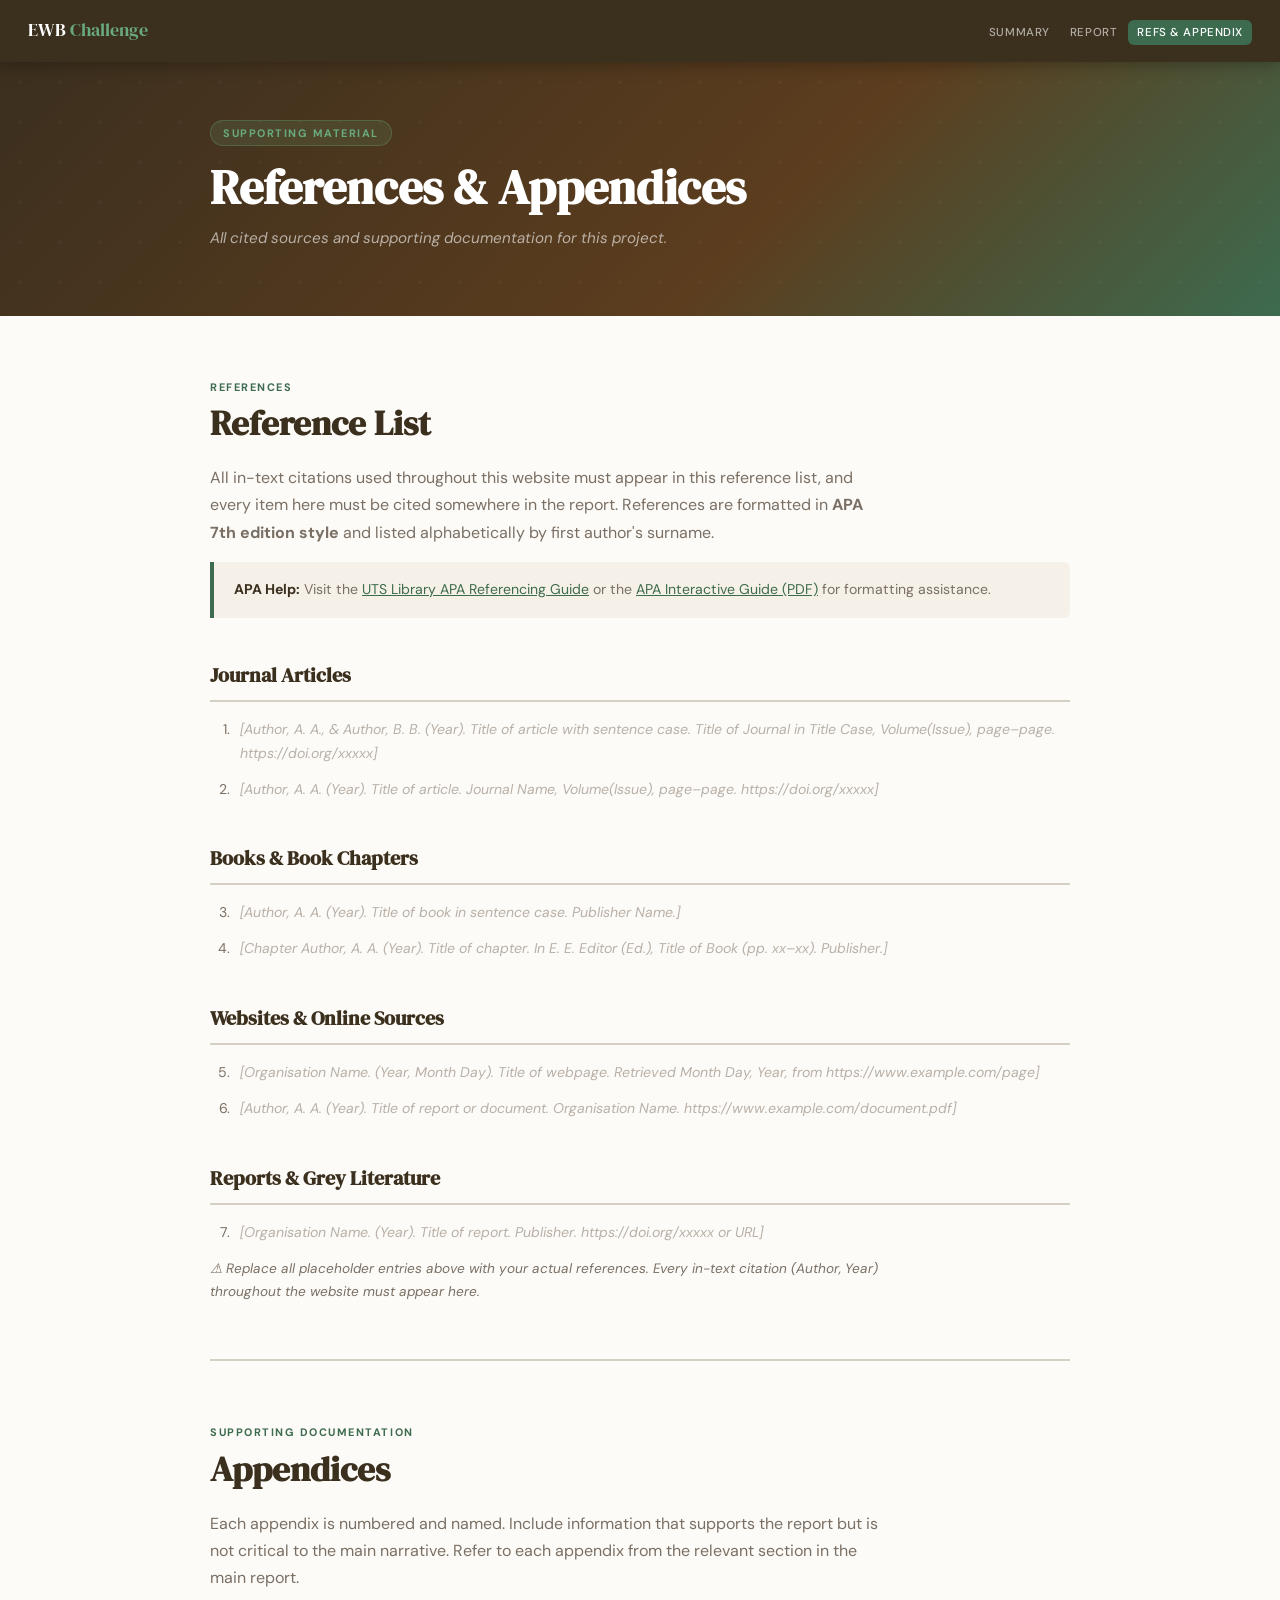
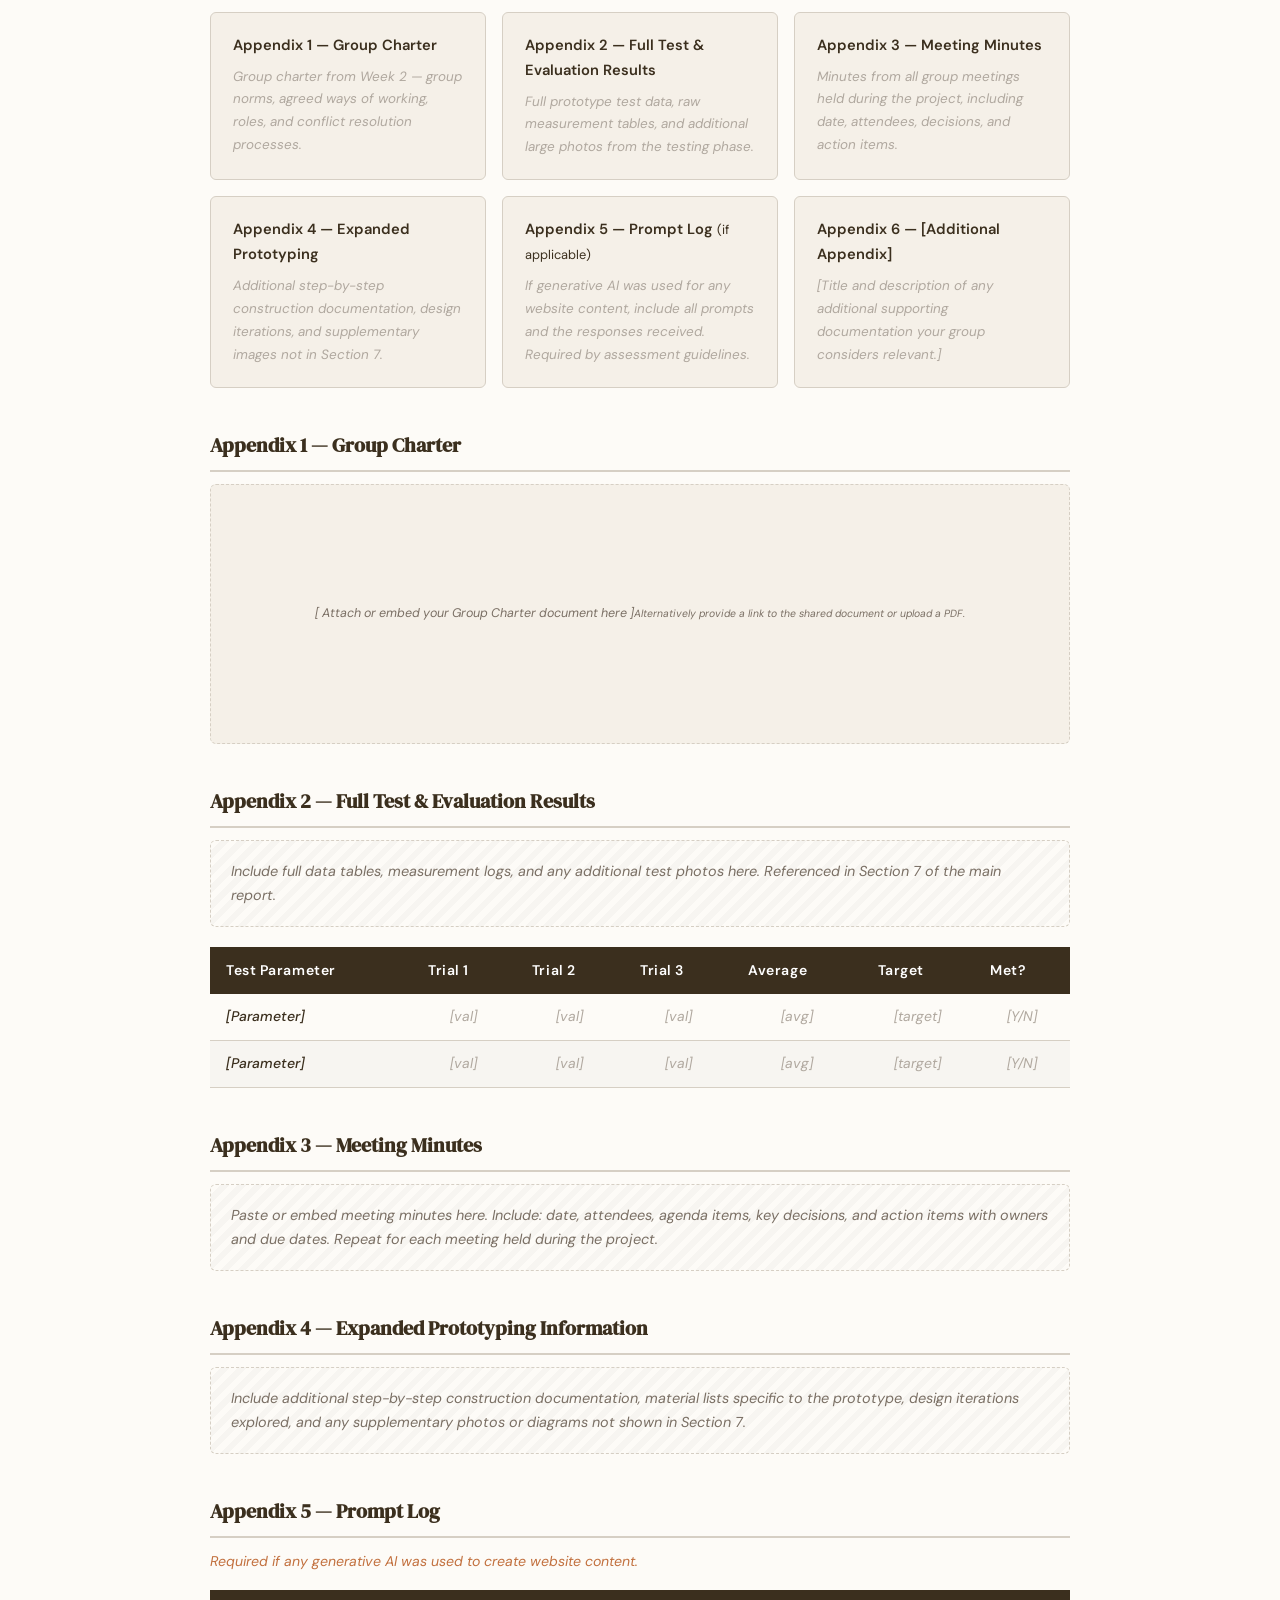
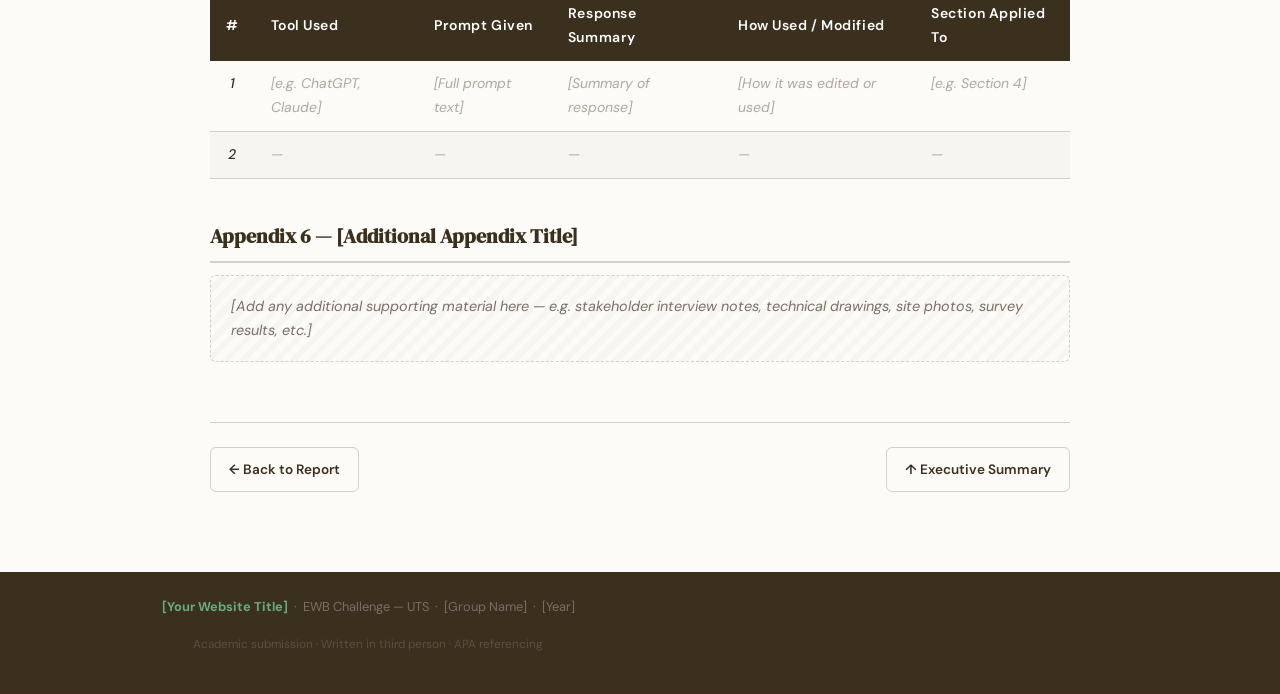
<file: refs.html>
<!DOCTYPE html>
<html lang="en">
<head>
  <meta charset="UTF-8" />
  <meta name="viewport" content="width=device-width, initial-scale=1.0" />
  <title>References &amp; Appendices — EWB Challenge</title>
  <link rel="preconnect" href="https://fonts.googleapis.com" />
  <link href="https://fonts.googleapis.com/css2?family=DM+Serif+Display:ital@0;1&family=DM+Sans:wght@300;400;500;600&display=swap" rel="stylesheet" />
  <link rel="stylesheet" href="style.css" />
</head>
<body>

  <nav id="nav">
    <a href="index.html" class="nav-logo">EWB <span>Challenge</span></a>
    <button class="nav-toggle" id="navToggle" aria-label="Toggle menu">
      <span></span><span></span><span></span>
    </button>
    <ul class="nav-links" id="nav-links">
      <li><a href="index.html">Summary</a></li>
      <li><a href="content.html">Report</a></li>
      <li><a href="refs.html">Refs &amp; Appendix</a></li>
    </ul>
  </nav>

  <!-- ─── PAGE HEADER ───────────────────────────── -->
  <header class="page-header">
    <div class="page-header-inner">
      <span class="page-tag">Supporting Material</span>
      <h1>References &amp; Appendices</h1>
      <p class="subtitle">All cited sources and supporting documentation for this project.</p>
    </div>
  </header>

  <main>
    <div class="content">

      <!-- ══════════════════════════════════════════
           REFERENCES
      ══════════════════════════════════════════════ -->
      <section id="references" style="scroll-margin-top: calc(var(--nav-h) + 16px);">
        <div class="reveal">
          <span class="section-tag">References</span>
          <h2 class="section-title">Reference List</h2>

          <p>All in-text citations used throughout this website must appear in this reference list, and every item here must be cited somewhere in the report. References are formatted in <strong>APA 7th edition style</strong> and listed alphabetically by first author's surname.</p>

          <div style="background:var(--sand);border-left:4px solid var(--moss);border-radius:0 var(--r) var(--r) 0;padding:16px 20px;margin-bottom:32px;font-size:.88rem;color:var(--muted);">
            <strong style="color:var(--bark);">APA Help:</strong>
            Visit the <a href="https://www.lib.uts.edu.au/referencing/apa" target="_blank">UTS Library APA Referencing Guide</a> or the
            <a href="https://www.lib.uts.edu.au/sites/default/files/2020-10/APA%20Interactive%20Guide.pdf" target="_blank">APA Interactive Guide (PDF)</a> for formatting assistance.
          </div>
        </div>

        <div class="reveal">
          <h3 class="sub">Journal Articles</h3>
          <ol class="refs">
            <li><span class="ph-ref">[Author, A. A., &amp; Author, B. B. (Year). Title of article with sentence case. <em>Title of Journal in Title Case, Volume</em>(Issue), page–page. https://doi.org/xxxxx]</span></li>
            <li><span class="ph-ref">[Author, A. A. (Year). Title of article. <em>Journal Name, Volume</em>(Issue), page–page. https://doi.org/xxxxx]</span></li>
          </ol>
        </div>

        <div class="reveal">
          <h3 class="sub">Books &amp; Book Chapters</h3>
          <ol class="refs" start="3">
            <li><span class="ph-ref">[Author, A. A. (Year). <em>Title of book in sentence case</em>. Publisher Name.]</span></li>
            <li><span class="ph-ref">[Chapter Author, A. A. (Year). Title of chapter. In E. E. Editor (Ed.), <em>Title of Book</em> (pp. xx–xx). Publisher.]</span></li>
          </ol>
        </div>

        <div class="reveal">
          <h3 class="sub">Websites &amp; Online Sources</h3>
          <ol class="refs" start="5">
            <li><span class="ph-ref">[Organisation Name. (Year, Month Day). <em>Title of webpage</em>. Retrieved Month Day, Year, from https://www.example.com/page]</span></li>
            <li><span class="ph-ref">[Author, A. A. (Year). <em>Title of report or document</em>. Organisation Name. https://www.example.com/document.pdf]</span></li>
          </ol>
        </div>

        <div class="reveal">
          <h3 class="sub">Reports &amp; Grey Literature</h3>
          <ol class="refs" start="7">
            <li><span class="ph-ref">[Organisation Name. (Year). <em>Title of report</em>. Publisher. https://doi.org/xxxxx or URL]</span></li>
          </ol>
        </div>

        <div class="reveal">
          <p style="font-size:.85rem;color:var(--muted);font-style:italic;margin-top:8px;">⚠ Replace all placeholder entries above with your actual references. Every in-text citation (Author, Year) throughout the website must appear here.</p>
        </div>
      </section>

      <hr style="border:none;border-top:2px solid var(--fog);margin:56px 0;" />

      <!-- ══════════════════════════════════════════
           APPENDICES
      ══════════════════════════════════════════════ -->
      <section id="appendices" style="scroll-margin-top: calc(var(--nav-h) + 16px);">
        <div class="reveal">
          <span class="section-tag">Supporting Documentation</span>
          <h2 class="section-title">Appendices</h2>
          <p>Each appendix is numbered and named. Include information that supports the report but is not critical to the main narrative. Refer to each appendix from the relevant section in the main report.</p>

          <div class="appendix-cards">
            <div class="appendix-card">
              <h4>Appendix 1 — Group Charter</h4>
              <p class="ph-cell">Group charter from Week 2 — group norms, agreed ways of working, roles, and conflict resolution processes.</p>
            </div>
            <div class="appendix-card">
              <h4>Appendix 2 — Full Test &amp; Evaluation Results</h4>
              <p class="ph-cell">Full prototype test data, raw measurement tables, and additional large photos from the testing phase.</p>
            </div>
            <div class="appendix-card">
              <h4>Appendix 3 — Meeting Minutes</h4>
              <p class="ph-cell">Minutes from all group meetings held during the project, including date, attendees, decisions, and action items.</p>
            </div>
            <div class="appendix-card">
              <h4>Appendix 4 — Expanded Prototyping</h4>
              <p class="ph-cell">Additional step-by-step construction documentation, design iterations, and supplementary images not in Section 7.</p>
            </div>
            <div class="appendix-card">
              <h4>Appendix 5 — Prompt Log <span style="font-weight:400;font-size:.8rem;">(if applicable)</span></h4>
              <p class="ph-cell">If generative AI was used for any website content, include all prompts and the responses received. Required by assessment guidelines.</p>
            </div>
            <div class="appendix-card">
              <h4>Appendix 6 — [Additional Appendix]</h4>
              <p class="ph-cell">[Title and description of any additional supporting documentation your group considers relevant.]</p>
            </div>
          </div>
        </div>

        <!-- ── Appendix 1 ───────────────────────── -->
        <div class="reveal">
          <h3 class="sub">Appendix 1 — Group Charter</h3>
          <div class="img-slot" style="height:260px;">
            [ Attach or embed your Group Charter document here ]
            <br/><small>Alternatively provide a link to the shared document or upload a PDF.</small>
          </div>
        </div>

        <!-- ── Appendix 2 ───────────────────────── -->
        <div class="reveal">
          <h3 class="sub">Appendix 2 — Full Test &amp; Evaluation Results</h3>
          <p class="ph">Include full data tables, measurement logs, and any additional test photos here. Referenced in Section 7 of the main report.</p>
          <div class="table-wrap">
            <table>
              <thead>
                <tr>
                  <th>Test Parameter</th>
                  <th>Trial 1</th>
                  <th>Trial 2</th>
                  <th>Trial 3</th>
                  <th>Average</th>
                  <th>Target</th>
                  <th>Met?</th>
                </tr>
              </thead>
              <tbody>
                <tr><td class="ph-cell">[Parameter]</td><td class="c ph-cell">[val]</td><td class="c ph-cell">[val]</td><td class="c ph-cell">[val]</td><td class="c ph-cell">[avg]</td><td class="c ph-cell">[target]</td><td class="c ph-cell">[Y/N]</td></tr>
                <tr><td class="ph-cell">[Parameter]</td><td class="c ph-cell">[val]</td><td class="c ph-cell">[val]</td><td class="c ph-cell">[val]</td><td class="c ph-cell">[avg]</td><td class="c ph-cell">[target]</td><td class="c ph-cell">[Y/N]</td></tr>
              </tbody>
            </table>
          </div>
        </div>

        <!-- ── Appendix 3 ───────────────────────── -->
        <div class="reveal">
          <h3 class="sub">Appendix 3 — Meeting Minutes</h3>
          <p class="ph">Paste or embed meeting minutes here. Include: date, attendees, agenda items, key decisions, and action items with owners and due dates. Repeat for each meeting held during the project.</p>
        </div>

        <!-- ── Appendix 4 ───────────────────────── -->
        <div class="reveal">
          <h3 class="sub">Appendix 4 — Expanded Prototyping Information</h3>
          <p class="ph">Include additional step-by-step construction documentation, material lists specific to the prototype, design iterations explored, and any supplementary photos or diagrams not shown in Section 7.</p>
        </div>

        <!-- ── Appendix 5 — Prompt Log ─────────── -->
        <div class="reveal">
          <h3 class="sub">Appendix 5 — Prompt Log</h3>
          <p style="font-size:.88rem;color:var(--clay);font-style:italic;">Required if any generative AI was used to create website content.</p>
          <div class="table-wrap">
            <table>
              <thead>
                <tr>
                  <th>#</th>
                  <th>Tool Used</th>
                  <th>Prompt Given</th>
                  <th>Response Summary</th>
                  <th>How Used / Modified</th>
                  <th>Section Applied To</th>
                </tr>
              </thead>
              <tbody>
                <tr>
                  <td class="c ph-cell">1</td>
                  <td class="ph-cell">[e.g. ChatGPT, Claude]</td>
                  <td class="ph-cell">[Full prompt text]</td>
                  <td class="ph-cell">[Summary of response]</td>
                  <td class="ph-cell">[How it was edited or used]</td>
                  <td class="ph-cell">[e.g. Section 4]</td>
                </tr>
                <tr>
                  <td class="c ph-cell">2</td>
                  <td class="ph-cell">—</td><td class="ph-cell">—</td><td class="ph-cell">—</td><td class="ph-cell">—</td><td class="ph-cell">—</td>
                </tr>
              </tbody>
            </table>
          </div>
        </div>

        <!-- ── Appendix 6 ───────────────────────── -->
        <div class="reveal">
          <h3 class="sub">Appendix 6 — [Additional Appendix Title]</h3>
          <p class="ph">[Add any additional supporting material here — e.g. stakeholder interview notes, technical drawings, site photos, survey results, etc.]</p>
        </div>

      </section>

      <div class="page-nav reveal">
        <a href="content.html">← Back to Report</a>
        <a href="index.html">↑ Executive Summary</a>
      </div>

    </div>
  </main>

  <footer>
    <p><strong>[Your Website Title]</strong> &nbsp;·&nbsp; EWB Challenge — UTS &nbsp;·&nbsp; [Group Name] &nbsp;·&nbsp; [Year]</p>
    <p style="margin-top:6px;opacity:.5;font-size:.74rem;">Academic submission · Written in third person · APA referencing</p>
  </footer>

  <script src="main.js"></script>
</body>
</html>
</file>
<file: style.css>
/* ══════════════════════════════════════════════════
   EWB CHALLENGE — SHARED STYLESHEET
   ══════════════════════════════════════════════════ */

/* ─── TOKENS ─────────────────────────────────────── */
:root {
  --sand:     #f5f0e8;
  --cream:    #fdfbf7;
  --bark:     #3b2f1e;
  --bark-lt:  #5c3d1e;
  --moss:     #3d6b4f;
  --leaf:     #6aab7e;
  --clay:     #c2703e;
  --fog:      #d6cfc4;
  --ink:      #1a1612;
  --muted:    #7a6f64;
  --nav-h:    62px;
  --max-w:    860px;
  --r:        6px;
  --serif:    'DM Serif Display', Georgia, serif;
  --sans:     'DM Sans', system-ui, sans-serif;
}

/* ─── RESET ──────────────────────────────────────── */
*, *::before, *::after { box-sizing: border-box; margin: 0; padding: 0; }
html { scroll-behavior: smooth; font-size: 16px; }
body {
  font-family: var(--sans);
  background: var(--cream);
  color: var(--ink);
  line-height: 1.7;
  display: flex;
  flex-direction: column;
  min-height: 100vh;
}

/* ─── NAV ────────────────────────────────────────── */
#nav {
  position: sticky;
  top: 0;
  height: var(--nav-h);
  background: var(--bark);
  display: flex;
  align-items: center;
  justify-content: space-between;
  padding: 0 28px;
  z-index: 100;
  box-shadow: 0 2px 16px rgba(0,0,0,.3);
  gap: 16px;
}

.nav-logo {
  font-family: var(--serif);
  font-size: 1.1rem;
  color: #fff;
  text-decoration: none;
  white-space: nowrap;
  flex-shrink: 0;
}
.nav-logo span { color: var(--leaf); }

.nav-links {
  display: flex;
  flex-wrap: wrap;
  gap: 2px;
  list-style: none;
  align-items: center;
}
.nav-links a {
  color: rgba(255,255,255,.6);
  text-decoration: none;
  font-size: .72rem;
  font-weight: 500;
  letter-spacing: .05em;
  text-transform: uppercase;
  padding: 5px 9px;
  border-radius: var(--r);
  transition: background .15s, color .15s;
  white-space: nowrap;
}
.nav-links a:hover { background: rgba(255,255,255,.1); color: #fff; }
.nav-links a.active { background: var(--moss); color: #fff; }

.nav-toggle {
  display: none;
  background: none;
  border: none;
  cursor: pointer;
  flex-direction: column;
  gap: 5px;
  padding: 4px;
}
.nav-toggle span { display: block; width: 22px; height: 2px; background: #fff; transition: .2s; }

/* ─── PAGE HEADER BANNER ─────────────────────────── */
.page-header {
  background: linear-gradient(135deg, var(--bark) 0%, var(--bark-lt) 60%, var(--moss) 100%);
  padding: 56px 28px 48px;
  position: relative;
  overflow: hidden;
}
.page-header::before {
  content: '';
  position: absolute;
  inset: 0;
  background: url("data:image/svg+xml,%3Csvg width='40' height='40' viewBox='0 0 40 40' xmlns='http://www.w3.org/2000/svg'%3E%3Ccircle cx='20' cy='20' r='1.5' fill='%23ffffff' fill-opacity='0.04'/%3E%3C/svg%3E");
}
.page-header-inner { max-width: var(--max-w); margin: 0 auto; position: relative; }
.page-tag {
  display: inline-block;
  font-size: .68rem;
  font-weight: 700;
  letter-spacing: .14em;
  text-transform: uppercase;
  color: var(--leaf);
  background: rgba(106,171,126,.15);
  border: 1px solid rgba(106,171,126,.3);
  padding: 3px 12px;
  border-radius: 20px;
  margin-bottom: 14px;
}
.page-header h1 {
  font-family: var(--serif);
  font-size: clamp(2rem, 5vw, 3rem);
  color: #fff;
  line-height: 1.15;
  margin-bottom: 10px;
}
.page-header .subtitle {
  color: rgba(255,255,255,.6);
  font-size: .95rem;
  font-style: italic;
  max-width: 560px;
}

/* ─── MAIN CONTENT ───────────────────────────────── */
main {
  flex: 1;
  padding: 56px 28px 80px;
}
.content { max-width: var(--max-w); margin: 0 auto; }

/* ─── TYPOGRAPHY ─────────────────────────────────── */
.section-tag {
  display: inline-block;
  font-size: .68rem;
  font-weight: 700;
  letter-spacing: .14em;
  text-transform: uppercase;
  color: var(--moss);
  margin-bottom: 6px;
}
h2.section-title {
  font-family: var(--serif);
  font-size: clamp(1.6rem, 4vw, 2.2rem);
  color: var(--bark);
  margin-bottom: 20px;
  line-height: 1.2;
}
h3.sub {
  font-family: var(--serif);
  font-size: 1.25rem;
  color: var(--bark);
  margin: 40px 0 12px;
  padding-bottom: 8px;
  border-bottom: 2px solid var(--fog);
}
h4.crit {
  font-size: .88rem;
  font-weight: 700;
  color: var(--moss);
  margin: 28px 0 6px;
  text-transform: uppercase;
  letter-spacing: .07em;
}
p {
  color: var(--muted);
  margin-bottom: 16px;
  max-width: 680px;
}
a { color: var(--moss); }
a:hover { color: var(--leaf); }

/* ─── PLACEHOLDER ─────────────────────────────────── */
.ph {
  background: repeating-linear-gradient(-45deg, transparent, transparent 6px, rgba(0,0,0,.025) 6px, rgba(0,0,0,.025) 12px);
  border: 1px dashed var(--fog);
  border-radius: var(--r);
  padding: 18px 20px;
  color: var(--muted);
  font-style: italic;
  font-size: .9rem;
  max-width: 100%;
  margin-bottom: 20px;
  line-height: 1.7;
}

/* ─── BADGES ─────────────────────────────────────── */
.badge-row { display: flex; flex-wrap: wrap; gap: 8px; margin-bottom: 24px; }
.badge { font-size: .72rem; font-weight: 600; padding: 4px 12px; border-radius: 20px; letter-spacing: .04em; }
.badge-green { background: #d4edd9; color: var(--moss); }
.badge-clay  { background: #f5ddd0; color: var(--clay); }
.badge-bark  { background: #ddd5c8; color: var(--bark); }

/* ─── INFO BLOCK ─────────────────────────────────── */
.info-block {
  background: var(--sand);
  border: 1px solid var(--fog);
  border-radius: var(--r);
  padding: 24px 28px;
  margin-bottom: 28px;
}
.info-block dl { display: grid; grid-template-columns: max-content 1fr; gap: 8px 20px; }
.info-block dt { font-weight: 600; font-size: .85rem; color: var(--bark); white-space: nowrap; }
.info-block dd { color: var(--muted); font-size: .88rem; }

/* ─── TABLES ─────────────────────────────────────── */
.table-wrap { overflow-x: auto; margin: 16px 0 28px; }
table { width: 100%; border-collapse: collapse; font-size: .875rem; }
thead tr { background: var(--bark); color: #fff; }
thead th { padding: 12px 16px; text-align: left; font-weight: 600; letter-spacing: .04em; }
tbody tr { border-bottom: 1px solid var(--fog); }
tbody tr:nth-child(even) { background: rgba(0,0,0,.025); }
tbody td { padding: 11px 16px; color: var(--muted); vertical-align: top; }
tbody td:first-child { font-weight: 500; color: var(--bark); }
.ph-cell { font-style: italic; color: #b0a89f; }
.c { text-align: center; font-variant-numeric: tabular-nums; }

/* Matrix */
.matrix thead tr { background: var(--moss); }
.matrix .winner { background: rgba(106,171,126,.15); }
.matrix tfoot td { font-weight: 700; color: var(--bark); background: var(--sand); padding: 12px 16px; border-top: 2px solid var(--fog); }

/* Cost */
.cost-t tfoot td { font-weight: 700; color: var(--moss); background: rgba(61,107,79,.07); border-top: 2px solid var(--moss); padding: 12px 16px; }

/* ─── DESIGN CARDS ───────────────────────────────── */
.design-cards { display: grid; grid-template-columns: repeat(auto-fit, minmax(230px, 1fr)); gap: 20px; margin-top: 24px; }
.design-card {
  border: 1.5px solid var(--fog);
  border-radius: var(--r);
  padding: 22px;
  background: var(--cream);
  transition: border-color .2s, box-shadow .2s;
}
.design-card:hover { border-color: var(--moss); box-shadow: 0 4px 20px rgba(61,107,79,.1); }
.design-card-num { font-size: .68rem; font-weight: 700; letter-spacing: .14em; text-transform: uppercase; color: var(--clay); margin-bottom: 8px; }
.design-card h4 { font-family: var(--serif); font-size: 1.1rem; color: var(--bark); margin-bottom: 10px; }
.design-card p { font-size: .88rem; margin: 0; }
.img-slot {
  background: var(--sand);
  border: 1px dashed var(--fog);
  border-radius: var(--r);
  height: 140px;
  display: flex;
  align-items: center;
  justify-content: center;
  color: var(--muted);
  font-size: .78rem;
  font-style: italic;
  text-align: center;
  padding: 12px;
  margin-bottom: 14px;
}

/* ─── TIMELINE ───────────────────────────────────── */
.timeline { list-style: none; position: relative; margin-top: 24px; }
.timeline::before { content: ''; position: absolute; left: 16px; top: 0; bottom: 0; width: 2px; background: var(--fog); }
.timeline li { display: flex; gap: 20px; align-items: flex-start; margin-bottom: 28px; padding-left: 48px; position: relative; }
.timeline li::before { content: ''; position: absolute; left: 8px; top: 6px; width: 16px; height: 16px; border-radius: 50%; background: var(--moss); border: 3px solid var(--cream); box-shadow: 0 0 0 2px var(--moss); }
.timeline li:nth-child(even)::before { background: var(--clay); box-shadow: 0 0 0 2px var(--clay); }
.tl h4 { font-size: .95rem; font-weight: 600; color: var(--bark); margin-bottom: 4px; }
.tl p { margin: 0; font-size: .88rem; }

/* ─── ACKNOWLEDGEMENT BOX ────────────────────────── */
.ack-box {
  background: linear-gradient(135deg, var(--moss), #2d5038);
  border-radius: var(--r);
  padding: 36px 40px;
  color: #fff;
  position: relative;
  overflow: hidden;
  margin-top: 8px;
}
.ack-box::before { content: '"'; position: absolute; top: -20px; left: 16px; font-family: var(--serif); font-size: 11rem; color: rgba(255,255,255,.06); line-height: 1; pointer-events: none; }
.ack-box p { color: rgba(255,255,255,.82); font-size: 1rem; line-height: 1.85; max-width: 620px; font-style: italic; margin: 0; }

/* ─── BULLET LIST ────────────────────────────────── */
ul.blist { list-style: none; margin: 12px 0 24px; }
ul.blist li { color: var(--muted); font-size: .92rem; padding: 8px 0 8px 28px; position: relative; border-bottom: 1px solid rgba(0,0,0,.04); }
ul.blist li::before { content: '▸'; position: absolute; left: 0; color: var(--moss); }

/* ─── PROTO GRID ─────────────────────────────────── */
.proto-grid { display: grid; grid-template-columns: repeat(auto-fit, minmax(180px, 1fr)); gap: 14px; margin: 20px 0; }
.proto-slot {
  background: var(--sand);
  border: 1px dashed var(--fog);
  border-radius: var(--r);
  height: 160px;
  display: flex;
  flex-direction: column;
  align-items: center;
  justify-content: center;
  gap: 6px;
  color: var(--muted);
  font-size: .78rem;
  font-style: italic;
  text-align: center;
  padding: 14px;
}

/* ─── APPENDIX CARDS ─────────────────────────────── */
.appendix-cards { display: grid; grid-template-columns: repeat(auto-fit, minmax(210px, 1fr)); gap: 16px; margin-top: 20px; }
.appendix-card { background: var(--sand); border: 1px solid var(--fog); border-radius: var(--r); padding: 20px 22px; }
.appendix-card h4 { color: var(--bark); font-size: .92rem; margin-bottom: 8px; font-weight: 600; }
.appendix-card p { font-size: .84rem; margin: 0; }

/* ─── JOURNEY MAP ────────────────────────────────── */
.journey-slot {
  background: var(--sand);
  border: 1px dashed var(--fog);
  border-radius: var(--r);
  padding: 40px;
  text-align: center;
  margin: 20px 0;
  color: var(--muted);
  font-style: italic;
  font-size: .88rem;
}

/* ─── REFERENCES ─────────────────────────────────── */
ol.refs { list-style: decimal; padding-left: 24px; margin-top: 16px; }
ol.refs li { color: var(--muted); font-size: .88rem; margin-bottom: 12px; padding-left: 6px; }
.ph-ref { font-style: italic; color: #b8b0a8; }

/* ─── PAGE NAV FOOTER ────────────────────────────── */
.page-nav {
  display: flex;
  justify-content: space-between;
  align-items: center;
  gap: 16px;
  margin-top: 60px;
  padding-top: 24px;
  border-top: 1px solid var(--fog);
  flex-wrap: wrap;
}
.page-nav a {
  display: inline-flex;
  align-items: center;
  gap: 8px;
  color: var(--bark);
  text-decoration: none;
  font-size: .85rem;
  font-weight: 600;
  padding: 10px 18px;
  border: 1.5px solid var(--fog);
  border-radius: var(--r);
  transition: background .15s, border-color .15s;
}
.page-nav a:hover { background: var(--sand); border-color: var(--moss); color: var(--moss); }
.page-nav a.next { background: var(--moss); border-color: var(--moss); color: #fff; }
.page-nav a.next:hover { background: #2d5038; }

/* ─── FOOTER ─────────────────────────────────────── */
footer {
  background: var(--bark);
  color: var(--fog);
  text-align: center;
  padding: 24px 28px;
  font-size: .8rem;
  margin-top: auto;
}
footer strong { color: var(--leaf); }

/* ─── REVEAL ANIMATION ───────────────────────────── */
.reveal { opacity: 0; transform: translateY(18px); transition: opacity .5s ease, transform .5s ease; }
.reveal.visible { opacity: 1; transform: none; }

/* ─── RESPONSIVE ─────────────────────────────────── */
@media (max-width: 680px) {
  .nav-links { display: none; flex-direction: column; position: fixed; top: var(--nav-h); left: 0; right: 0; background: var(--bark); padding: 16px; gap: 4px; z-index: 99; }
  .nav-links.open { display: flex; }
  .nav-toggle { display: flex; }
  main { padding: 36px 20px 60px; }
  .info-block dl { grid-template-columns: 1fr; }
  .page-nav { flex-direction: column; }
  .page-nav a { width: 100%; justify-content: center; }
}

/* ══════════════════════════════════════════════════
   SIDEBAR LAYOUT (content.html only)
   ══════════════════════════════════════════════════ */

/* Top nav slim for content page — links go in sidebar */
.sidebar-layout {
  display: flex;
  align-items: flex-start;
  flex: 1;
}

/* ── Sidebar ─────────────────────────────────────── */
#sidebar {
  width: 230px;
  flex-shrink: 0;
  position: sticky;
  top: var(--nav-h);
  height: calc(100vh - var(--nav-h));
  overflow-y: auto;
  background: var(--bark);
  padding: 28px 0 40px;
  display: flex;
  flex-direction: column;
  scrollbar-width: thin;
  scrollbar-color: rgba(255,255,255,.15) transparent;
}

#sidebar::-webkit-scrollbar { width: 4px; }
#sidebar::-webkit-scrollbar-thumb { background: rgba(255,255,255,.15); border-radius: 4px; }

.sidebar-label {
  font-size: .62rem;
  font-weight: 700;
  letter-spacing: .14em;
  text-transform: uppercase;
  color: rgba(255,255,255,.3);
  padding: 0 20px;
  margin: 20px 0 6px;
}

.sidebar-label:first-of-type { margin-top: 0; }

#sidebar a {
  display: flex;
  align-items: center;
  gap: 10px;
  color: rgba(255,255,255,.55);
  text-decoration: none;
  font-size: .8rem;
  font-weight: 500;
  padding: 8px 20px;
  border-left: 3px solid transparent;
  transition: background .15s, color .15s, border-color .15s;
  line-height: 1.3;
}

#sidebar a:hover {
  background: rgba(255,255,255,.07);
  color: rgba(255,255,255,.9);
}

#sidebar a.active {
  background: rgba(106,171,126,.18);
  color: var(--leaf);
  border-left-color: var(--leaf);
}

#sidebar a .num {
  font-size: .65rem;
  font-weight: 700;
  color: rgba(255,255,255,.25);
  min-width: 18px;
  flex-shrink: 0;
}

#sidebar a.active .num { color: var(--leaf); opacity: .6; }

/* ── Content area ────────────────────────────────── */
#content-area {
  flex: 1;
  min-width: 0;
  padding: 0;
}

/* Sections inside content page */
.report-section {
  padding: 64px 48px;
  scroll-margin-top: calc(var(--nav-h) + 16px);
  border-bottom: 1px solid var(--fog);
  max-width: 100%;
}

.report-section:nth-child(even) { background: var(--sand); }
.report-section:nth-child(odd)  { background: var(--cream); }

.report-section .content { max-width: var(--max-w); }

/* ── Responsive: collapse sidebar on mobile ──────── */
@media (max-width: 820px) {
  .sidebar-layout { flex-direction: column; }

  #sidebar {
    width: 100%;
    height: auto;
    position: static;
    flex-direction: row;
    flex-wrap: wrap;
    padding: 10px 12px;
    gap: 2px;
    overflow-x: auto;
    overflow-y: hidden;
  }

  .sidebar-label { display: none; }

  #sidebar a {
    border-left: none;
    border-bottom: 2px solid transparent;
    padding: 6px 10px;
    font-size: .74rem;
    white-space: nowrap;
  }

  #sidebar a.active {
    border-bottom-color: var(--leaf);
    border-left: none;
  }

  .report-section { padding: 44px 20px; }
}
</file>
